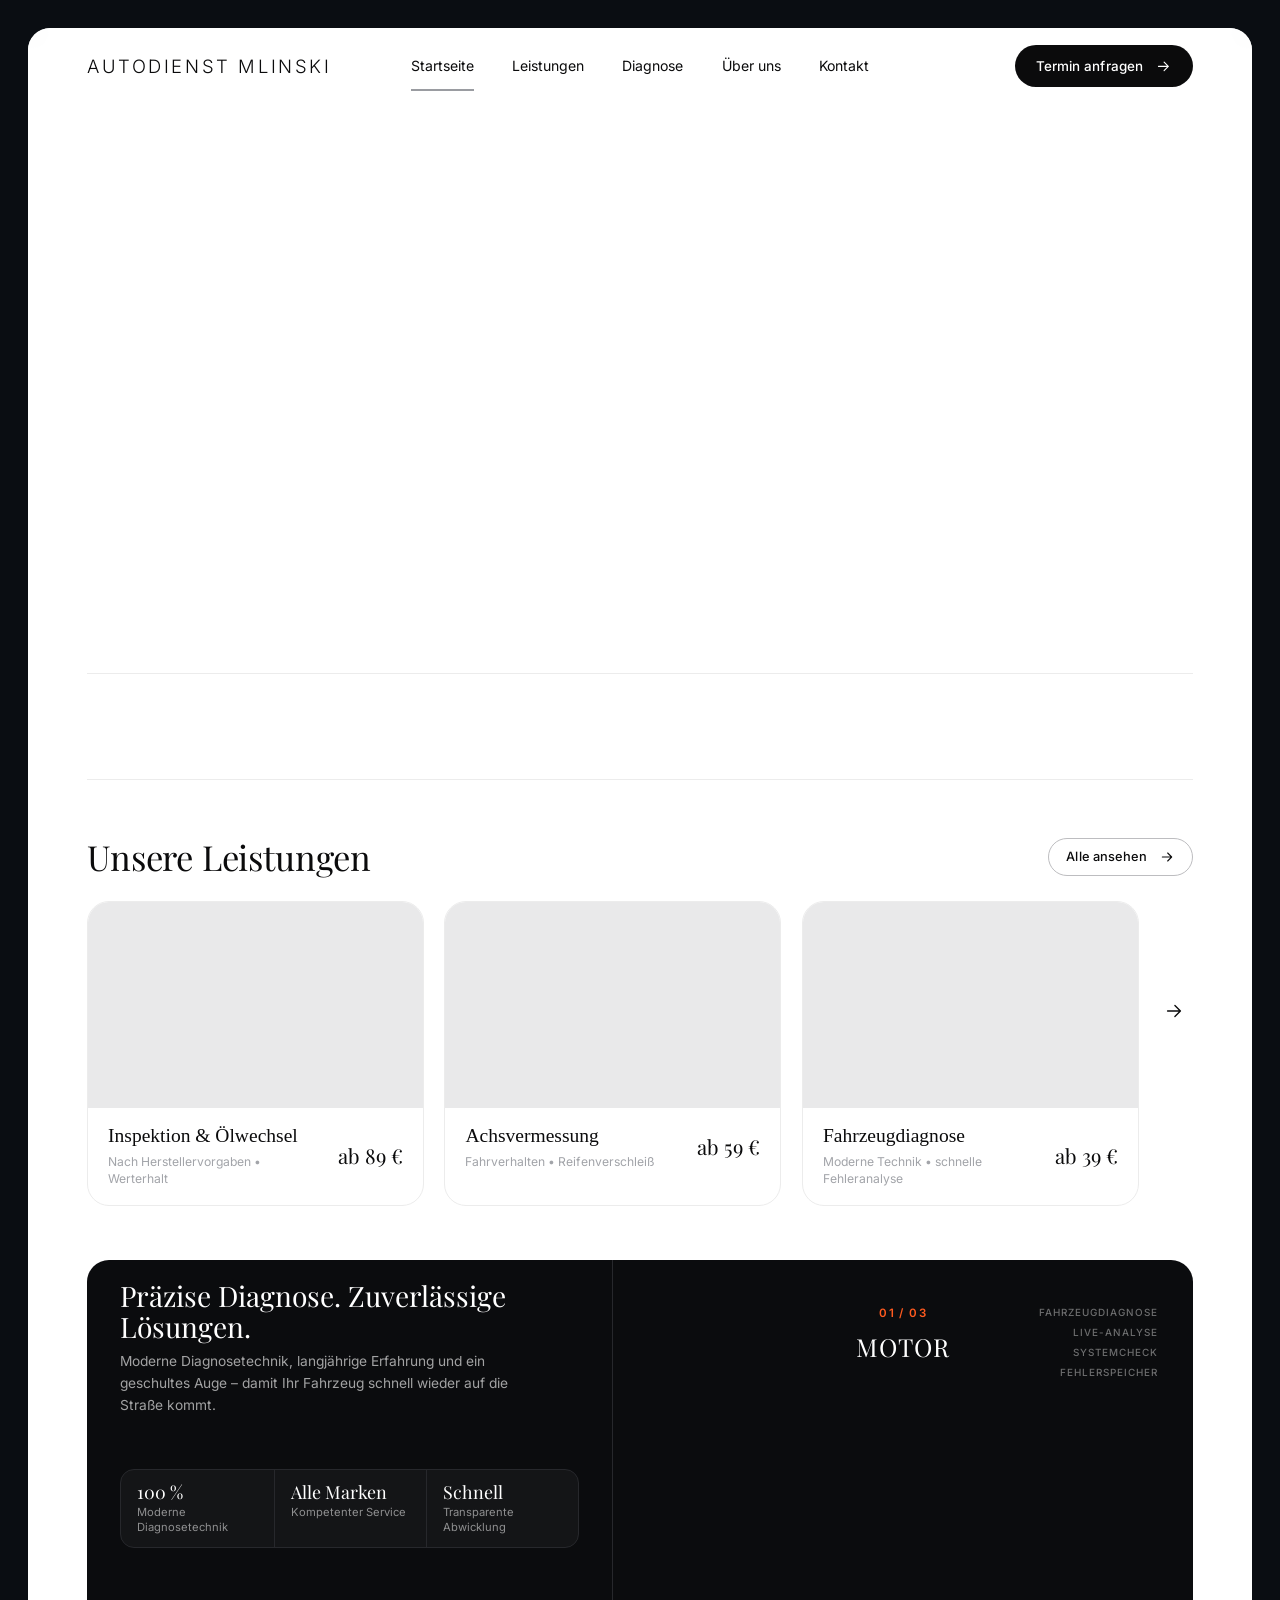
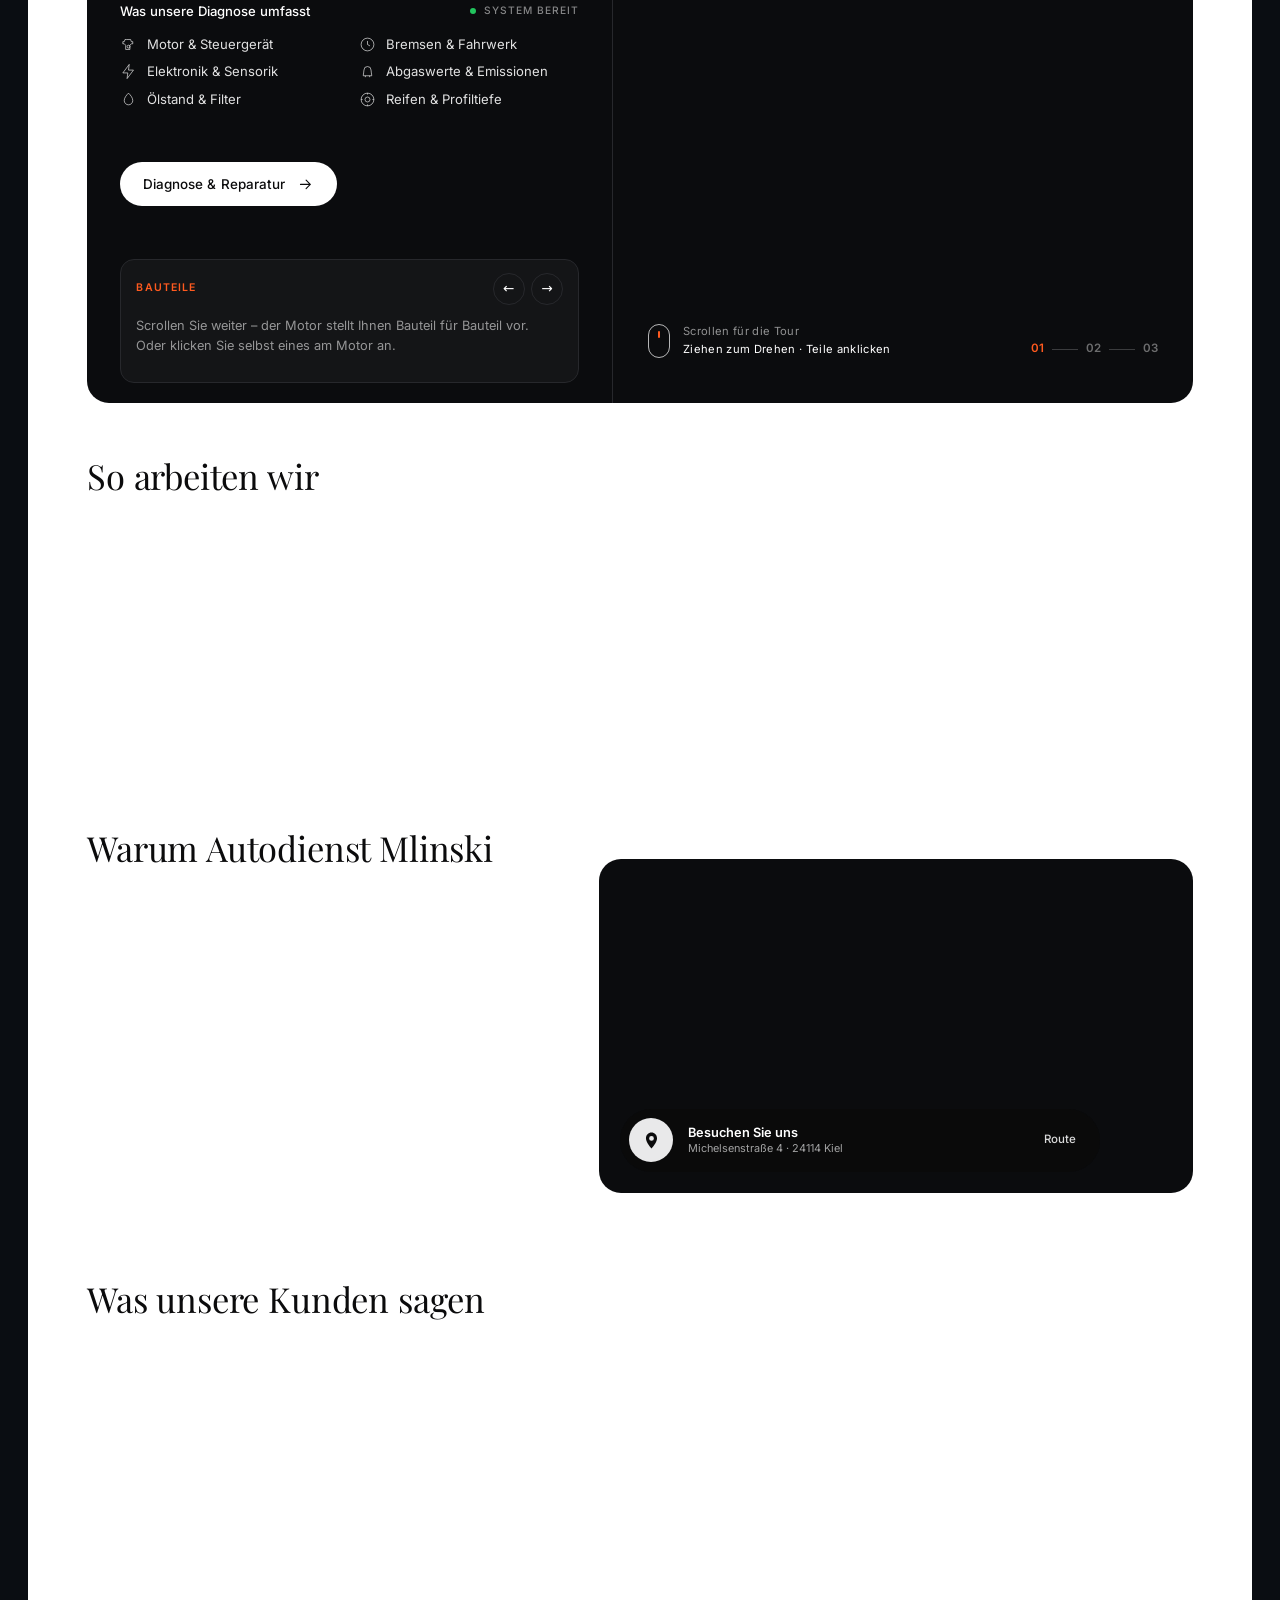
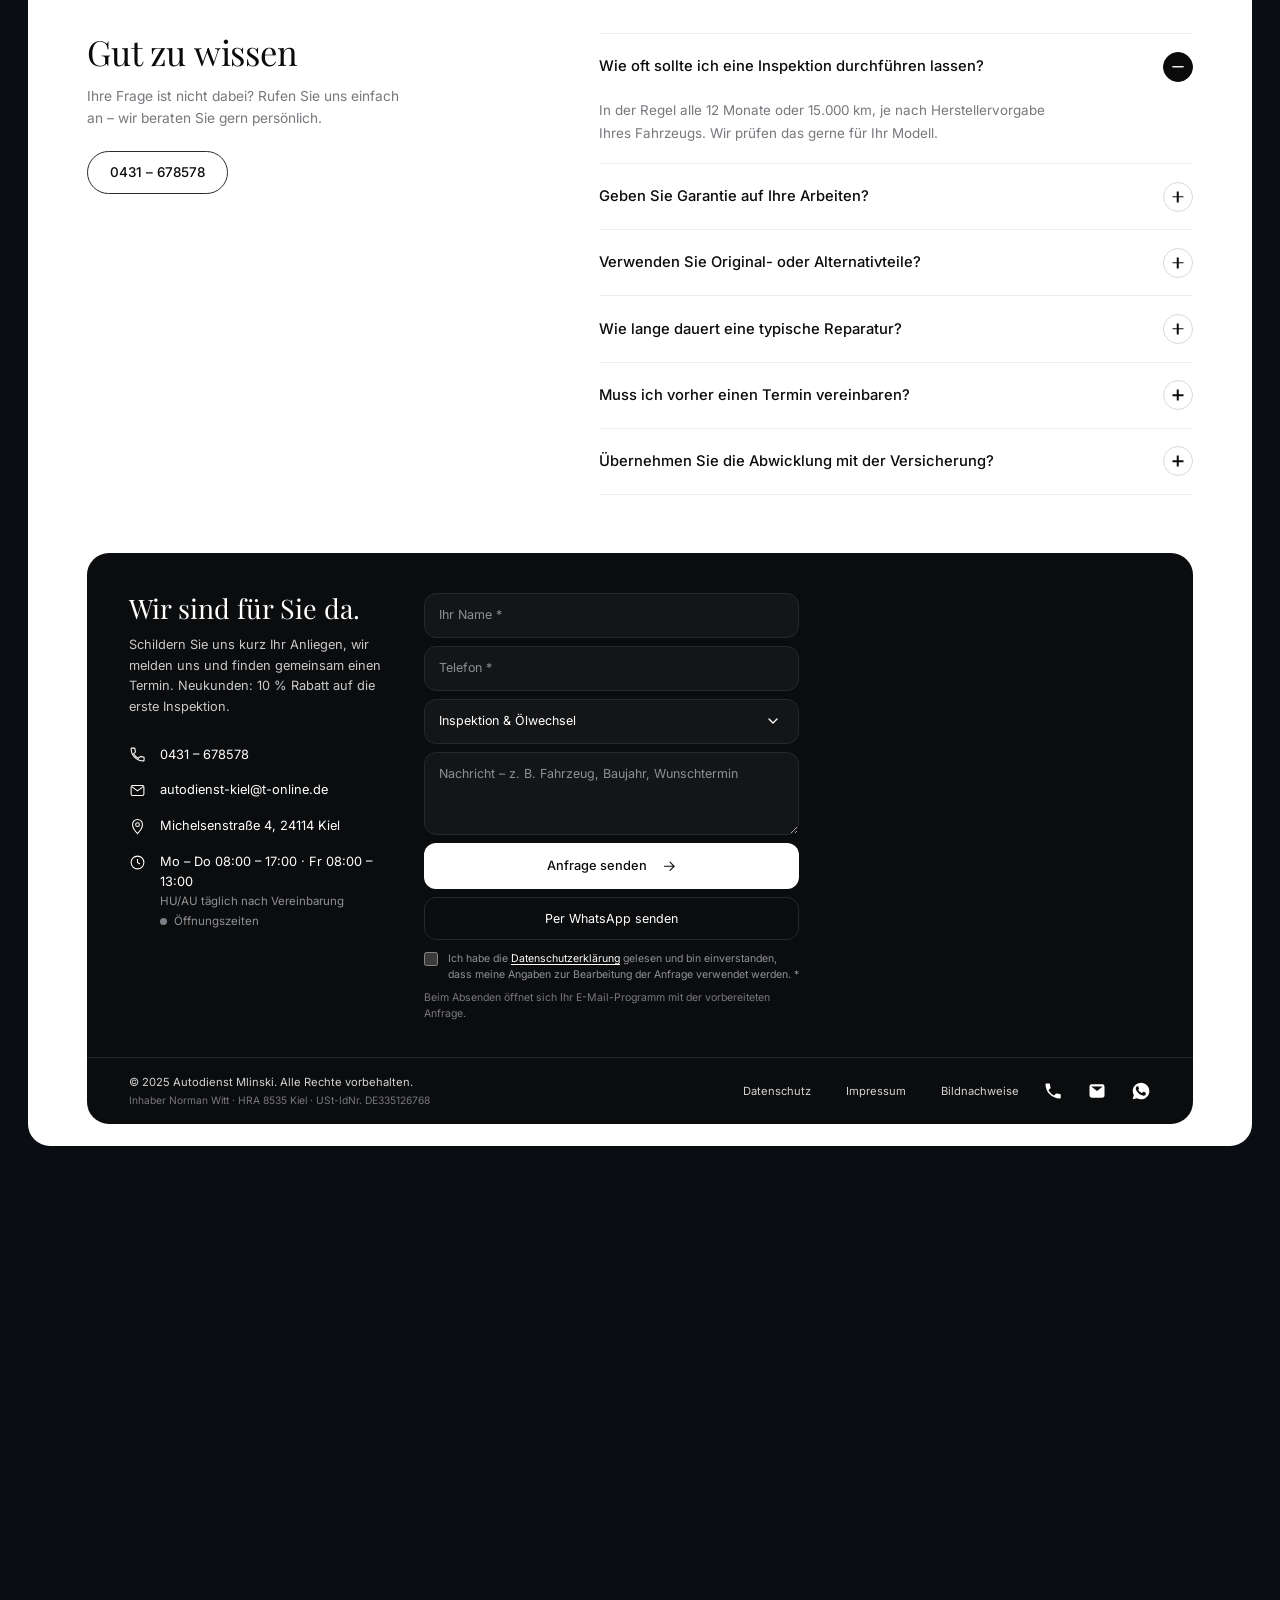
<file: index.html>
<!DOCTYPE html>
<html lang="de">
<head>
<meta charset="UTF-8">
<meta name="viewport" content="width=device-width, initial-scale=1.0">
<title>Autodienst Mlinski — Kfz-Werkstatt in Kiel</title>
<meta name="description" content="Autodienst Mlinski — kompetenter Kfz-Service in Kiel: Inspektion, Diagnose, Achsvermessung, Reifen, Klima und HU/AU für alle Marken. Persönlich, transparent, fair.">
<meta name="theme-color" content="#0a0d12">
<meta name="robots" content="index, follow">
<meta property="og:type" content="website">
<meta property="og:locale" content="de_DE">
<meta property="og:site_name" content="Autodienst Mlinski">
<meta property="og:title" content="Autodienst Mlinski — Kfz-Werkstatt in Kiel">
<meta property="og:description" content="Inspektion, Diagnose, Achsvermessung, Reifen, Klima und HU/AU — persönlich, transparent und fachgerecht. Für alle Marken.">
<meta property="og:image" content="assets/img/og.jpg">
<meta name="twitter:card" content="summary_large_image">
<link rel="icon" href="assets/favicon.svg" type="image/svg+xml">
<link rel="preload" href="assets/fonts/inter-var.woff2" as="font" type="font/woff2" crossorigin>
<link rel="preload" href="assets/fonts/playfair-400.woff2" as="font" type="font/woff2" crossorigin>
<link rel="preload" href="assets/img/hero.webp" as="image" fetchpriority="high">
<script>
  // content that animates in is only hidden while JS runs; if the app script never boots, show everything after 6 s
  document.documentElement.classList.add('js');
  setTimeout(function () { if (!window.__mlinskiReady) document.documentElement.classList.remove('js'); }, 6000);
</script>
<link rel="stylesheet" href="css/style.css">
<!-- Hours/address come from the contact card of the design — keep in sync with the visible contact block. -->
<script type="application/ld+json">
{
  "@context": "https://schema.org",
  "@type": "AutoRepair",
  "name": "Autodienst Mlinski",
  "description": "Kfz-Werkstatt in Kiel für alle Marken: Inspektion, Diagnose, Achsvermessung, Karosserie, Klimaservice, Reifenservice, Unfallservice und HU/AU.",
  "telephone": "+49 431 678578",
  "email": "autodienst-kiel@t-online.de",
  "address": {
    "@type": "PostalAddress",
    "streetAddress": "Michelsenstraße 4",
    "postalCode": "24114",
    "addressLocality": "Kiel",
    "addressCountry": "DE"
  },
  "openingHoursSpecification": [
    { "@type": "OpeningHoursSpecification", "dayOfWeek": ["Monday", "Tuesday", "Wednesday", "Thursday"], "opens": "08:00", "closes": "17:00" },
    { "@type": "OpeningHoursSpecification", "dayOfWeek": "Friday", "opens": "08:00", "closes": "13:00" }
  ]
}
</script>
</head>
<body>
<a class="skip-link" href="#main">Zum Inhalt springen</a>

<!-- Figures (25+ Jahre / 3.500+ Kunden / 7 Bereiche / 100 %) and "seit 1998" come from the client's old site — verify against real records before launch. -->

<!-- Sticky mobile CTA bar (phones only) — swap WHATSAPP_NUMBER in js/app.js for the workshop's real mobile/WhatsApp Business number
     (a landline like 0431-678578 won't receive WhatsApp messages); until then the WhatsApp button stays hidden. -->
<div class="mobile-cta">
  <a href="tel:0431678578" class="mobile-cta__btn mobile-cta__btn--call">
    <svg viewBox="0 0 24 24" fill="none" stroke="currentColor" stroke-width="1.8" aria-hidden="true"><path d="M6.6 10.8c1.4 2.8 3.8 5.1 6.6 6.6l2.2-2.2c.3-.3.7-.4 1.1-.2 1.2.4 2.5.6 3.8.6.6 0 1 .4 1 1V20c0 .6-.4 1-1 1C10.6 21 3 13.4 3 4c0-.6.4-1 1-1h3.4c.6 0 1 .4 1 1 0 1.3.2 2.6.6 3.8.1.4 0 .8-.2 1.1L6.6 10.8Z"/></svg>
    Anrufen
  </a>
  <a id="waMobileBtn" href="#" target="_blank" rel="noopener" class="mobile-cta__btn mobile-cta__btn--wa">
    <svg viewBox="0 0 24 24" fill="currentColor" aria-hidden="true"><path d="M12.04 2c-5.5 0-9.96 4.46-9.96 9.96 0 1.76.46 3.45 1.32 4.95L2 22l5.2-1.36a9.9 9.9 0 0 0 4.84 1.24h.01c5.5 0 9.96-4.46 9.96-9.96S17.54 2 12.04 2Zm5.84 14.1c-.25.7-1.24 1.28-2.02 1.44-.55.12-1.26.2-3.66-.79-3.07-1.27-5.05-4.36-5.2-4.56-.15-.2-1.24-1.65-1.24-3.15s.78-2.23 1.06-2.53c.25-.27.55-.34.73-.34h.53c.17 0 .4-.03.63.48.25.56.84 1.94.91 2.08.07.14.12.3.02.49-.1.19-.15.3-.3.46-.15.16-.31.37-.44.5-.15.14-.3.3-.13.6.17.3.76 1.26 1.64 2.04 1.13.99 2.08 1.3 2.38 1.45.3.15.48.13.65-.08.17-.2.73-.85.93-1.14.19-.3.39-.24.65-.14.27.1 1.7.8 1.99.94.3.15.48.22.55.34.07.13.07.71-.18 1.4Z"/></svg>
    WhatsApp
  </a>
</div>

<div class="page">

<header class="nav" id="nav">
  <div class="nav__row wrap">
    <a href="#hero" class="nav__logo" aria-label="Autodienst Mlinski — zum Seitenanfang">AUTODIENST MLINSKI</a>

    <nav class="nav__menu" id="navMenu" aria-label="Hauptnavigation">
      <a href="#hero" class="is-current">Startseite</a>
      <a href="#services">Leistungen</a>
      <a href="#diagnostics">Diagnose</a>
      <a href="#warum">Über uns</a>
      <a href="#termin">Kontakt</a>
    </nav>

    <a href="#termin" class="btn btn--dark nav__cta">Termin anfragen
      <svg class="btn__arrow" viewBox="0 0 24 24" fill="none" stroke="currentColor" stroke-width="1.6" stroke-linecap="round" stroke-linejoin="round" aria-hidden="true"><path d="M5 12h14M13 6l6 6-6 6"/></svg>
    </a>

    <button type="button" class="nav__burger" id="navBurger" aria-expanded="false" aria-controls="navMenu" aria-label="Menü öffnen">
      <span></span><span></span>
    </button>
  </div>
</header>

<main id="main">

  <!-- ============ HERO ============ -->
  <section id="hero" class="hero">
    <div class="wrap hero__grid">
      <div class="hero__copy">
        <h1 class="hero__title" data-intro>Ihr Partner für alle Marken.<br>Kompetenter <span class="nowrap">Kfz-Service</span> in&nbsp;Kiel.</h1>
        <p class="hero__text" data-intro>Inspektion, Reparatur, Diagnose und mehr – zuverlässig, fair und persönlich. Für Ihre Mobilität. Jeden Tag.</p>
        <div class="hero__actions" data-intro>
          <a href="#services" class="btn btn--dark">Leistungen ansehen
            <svg class="btn__arrow" viewBox="0 0 24 24" fill="none" stroke="currentColor" stroke-width="1.6" stroke-linecap="round" stroke-linejoin="round" aria-hidden="true"><path d="M5 12h14M13 6l6 6-6 6"/></svg>
          </a>
          <a href="#termin" class="btn btn--ghost">Beratung anfordern</a>
        </div>
      </div>

      <!-- the photo sits in a rounded frame, the car itself (hero-cut.webp, same pixels, background removed) is laid over it
           and may leave the frame on the left — as in the design render -->
      <div class="hero__media" data-intro>
        <div class="hero__frame">
          <img class="hero__img" src="assets/img/hero.webp" width="1600" height="1367" alt="Oldtimer mit geöffneter Motorhaube auf einem Montagewagen in der Werkstatt" fetchpriority="high">
        </div>
        <span class="hero__shadow" aria-hidden="true"></span>
        <img class="hero__cut" src="assets/img/hero-cut.webp" width="352" height="1367" alt="" aria-hidden="true">
      </div>
    </div>
  </section>

  <!-- ============ STATS ============ -->
  <section class="stats" aria-label="Autodienst Mlinski in Zahlen">
    <div class="wrap">
      <ul class="stats__row">
        <li class="stats__item reveal">
          <svg viewBox="0 0 24 24" fill="none" stroke="currentColor" stroke-width="1.2" stroke-linecap="round" stroke-linejoin="round" aria-hidden="true"><circle cx="12" cy="9" r="5"/><path d="m8.8 13.3-1.6 7.2 4.8-2.6 4.8 2.6-1.6-7.2"/></svg>
          <div><strong data-count="25" data-suffix="+">25+</strong><span>Jahre Erfahrung</span></div>
        </li>
        <li class="stats__item reveal">
          <svg viewBox="0 0 24 24" fill="none" stroke="currentColor" stroke-width="1.2" stroke-linecap="round" stroke-linejoin="round" aria-hidden="true"><circle cx="9" cy="8" r="3.2"/><path d="M2.5 20c.6-3.6 3.3-6 6.5-6s5.9 2.4 6.5 6M16 10.5c1.8.3 3.2 1.9 3.6 4M14.5 5c1.4.4 2.5 1.7 2.5 3.2 0 1.5-1 2.8-2.4 3.2"/></svg>
          <div><strong data-count="3500" data-suffix="+" data-format="de">3.500+</strong><span>zufriedene Kunden</span></div>
        </li>
        <li class="stats__item reveal">
          <svg viewBox="0 0 24 24" fill="none" stroke="currentColor" stroke-width="1.2" stroke-linecap="round" stroke-linejoin="round" aria-hidden="true"><path d="M3 16v-3.5L5.2 8h11.6L19 12.5V16"/><path d="M3 16h16M7 16v2M17 16v2"/><circle cx="7" cy="16" r="1.5"/><circle cx="17" cy="16" r="1.5"/></svg>
          <div><strong data-count="7" data-suffix="">7</strong><span>Service-Bereiche</span></div>
        </li>
        <li class="stats__item reveal">
          <svg viewBox="0 0 24 24" fill="none" stroke="currentColor" stroke-width="1.2" stroke-linecap="round" stroke-linejoin="round" aria-hidden="true"><path d="M12 2.5 4.5 5.4v5.8c0 4.7 3.2 8.6 7.5 10.3 4.3-1.7 7.5-5.6 7.5-10.3V5.4L12 2.5Z"/><path d="m9 12 2.2 2.2L15.5 10"/></svg>
          <div><strong data-count="100" data-suffix=" %">100 %</strong><span>Einsatz für Ihre Mobilität</span></div>
        </li>
      </ul>
    </div>
  </section>

  <!-- ============ SERVICES (card rail) ============ -->
  <section id="services" class="services">
    <div class="wrap">
      <div class="head">
        <h2 class="h2">Unsere Leistungen</h2>
        <button type="button" class="btn btn--ghost btn--sm" id="railAll" aria-expanded="false">Alle ansehen
          <svg class="btn__arrow" viewBox="0 0 24 24" fill="none" stroke="currentColor" stroke-width="1.6" stroke-linecap="round" stroke-linejoin="round" aria-hidden="true"><path d="M5 12h14M13 6l6 6-6 6"/></svg>
        </button>
      </div>

      <div class="rail" id="rail">
        <div class="rail__viewport" id="railViewport" role="region" aria-label="Leistungen" tabindex="0">
          <!-- Prices are examples — set the real ones before launch. Photos: see "Bildnachweise" in impressum.html. -->
          <ul class="rail__track" id="railTrack">
            <li class="svc"><a href="#termin" data-service="Inspektion &amp; Ölwechsel">
              <div class="svc__media"><img src="assets/img/svc-inspektion.webp" width="1200" height="800" loading="lazy" alt="Hand zieht den Ölmessstab im Motorraum"></div>
              <div class="svc__body"><div><h3>Inspektion &amp; Ölwechsel</h3><p>Nach Herstellervorgaben • Werterhalt</p></div><span class="svc__price">ab 89 €</span></div>
            </a></li>
            <li class="svc"><a href="#termin" data-service="Achsvermessung">
              <div class="svc__media"><img src="assets/img/svc-achse.webp" width="1200" height="800" loading="lazy" alt="Mechaniker spannt ein Federbein mit dem Federspanner"></div>
              <div class="svc__body"><div><h3>Achsvermessung</h3><p>Fahrverhalten • Reifenverschleiß</p></div><span class="svc__price">ab 59 €</span></div>
            </a></li>
            <li class="svc"><a href="#termin" data-service="Fahrzeugdiagnose">
              <div class="svc__media"><img src="assets/img/svc-diagnose.webp" width="1200" height="800" loading="lazy" alt="Techniker liest mit dem Laptop die Fahrzeugdiagnose aus"></div>
              <div class="svc__body"><div><h3>Fahrzeugdiagnose</h3><p>Moderne Technik • schnelle Fehleranalyse</p></div><span class="svc__price">ab 39 €</span></div>
            </a></li>
            <li class="svc"><a href="#termin" data-service="Karosseriearbeiten">
              <div class="svc__media"><img src="assets/img/svc-karosserie.webp" width="1200" height="800" loading="lazy" alt="Fahrzeug mit abgenommener Frontpartie in der Werkstatt"></div>
              <div class="svc__body"><div><h3>Karosseriearbeiten</h3><p>Instandsetzung • nach Herstellervorgaben</p></div><span class="svc__price">auf Anfrage</span></div>
            </a></li>
            <li class="svc"><a href="#termin" data-service="Klimaservice">
              <div class="svc__media"><img src="assets/img/svc-klima.webp" width="1200" height="800" loading="lazy" alt="Lüftungsdüse und Klimabedienung im Fahrzeuginnenraum"></div>
              <div class="svc__body"><div><h3>Klimaservice</h3><p>Angenehmes Fahrklima • Wartung</p></div><span class="svc__price">ab 69 €</span></div>
            </a></li>
            <li class="svc"><a href="#termin" data-service="Reifenservice">
              <div class="svc__media"><img src="assets/img/svc-reifen.webp" width="1200" height="800" loading="lazy" alt="Gestapelte Reifen und Rangierwagenheber in der Werkstatt"></div>
              <div class="svc__body"><div><h3>Reifenservice</h3><p>Montage • Wuchten • Einlagerung</p></div><span class="svc__price">ab 25 €</span></div>
            </a></li>
            <li class="svc"><a href="#termin" data-service="Unfallservice">
              <div class="svc__media"><img src="assets/img/svc-unfall.webp" width="1200" height="800" loading="lazy" alt="Unfallfahrzeug mit beschädigter Front wird instand gesetzt"></div>
              <div class="svc__body"><div><h3>Unfallservice</h3><p>Komplettabwicklung • unkompliziert</p></div><span class="svc__price">auf Anfrage</span></div>
            </a></li>
            <li class="svc"><a href="#termin" data-service="HU / AU">
              <div class="svc__media"><img src="assets/img/svc-hu.webp" width="1200" height="800" loading="lazy" alt="Orangefarbene Prüfplaketten der Hauptuntersuchung"></div>
              <div class="svc__body"><div><h3>HU / AU</h3><p>Hauptuntersuchung • Abgasuntersuchung</p></div><span class="svc__price">auf Anfrage</span></div>
            </a></li>
          </ul>
        </div>
        <button type="button" class="rail__arrow" id="railNext" aria-label="Weitere Leistungen">
          <svg viewBox="0 0 24 24" fill="none" stroke="currentColor" stroke-width="1.5" stroke-linecap="round" stroke-linejoin="round" aria-hidden="true"><path d="M5 12h14M13 6l6 6-6 6"/></svg>
        </button>
      </div>
    </div>
  </section>

  <!-- ============ DIAGNOSTICS (dark card, pinned while the 3D engine tours its 17 parts) ============ -->
  <section id="diagnostics" class="diagnostics">
    <div class="wrap">
      <div class="engine-card" id="engineCard">
        <div class="engine-card__info">
          <div class="diag__intro">
            <h2 class="diagnostics__title">Präzise Diagnose. Zuverlässige Lösungen.</h2>
            <p class="diagnostics__text">Moderne Diagnosetechnik, langjährige Erfahrung und ein geschultes Auge – damit Ihr Fahrzeug schnell wieder auf die Straße kommt.</p>
          </div>

          <div class="diagnostics__metrics">
            <div class="metric"><strong>100&nbsp;%</strong><span>Moderne Diagnosetechnik</span></div>
            <div class="metric"><strong>Alle Marken</strong><span>Kompetenter Service</span></div>
            <div class="metric"><strong>Schnell</strong><span>Transparente Abwicklung</span></div>
          </div>

          <div class="diag__checklist">
            <div class="diag__checklist-title"><span>Was unsere Diagnose umfasst</span><span class="diag__status"><span class="diag__status-dot"></span>System bereit</span></div>
            <ul>
              <li><svg viewBox="0 0 24 24" fill="none" stroke="currentColor" stroke-width="1.4" aria-hidden="true"><path d="M9 5h6l1 3h2v3h-2l-2 2v6H8v-6l-2-2H4V8h2l1-3Z"/><circle cx="12" cy="15" r="2"/></svg><span>Motor &amp; Steuergerät</span></li>
              <li><svg viewBox="0 0 24 24" fill="none" stroke="currentColor" stroke-width="1.4" aria-hidden="true"><circle cx="12" cy="12" r="9"/><path d="M12 7v5l3.5 2"/></svg><span>Bremsen &amp; Fahrwerk</span></li>
              <li><svg viewBox="0 0 24 24" fill="none" stroke="currentColor" stroke-width="1.4" aria-hidden="true"><path d="M13 2 4 14h7l-1 8 9-12h-7l1-8Z"/></svg><span>Elektronik &amp; Sensorik</span></li>
              <li><svg viewBox="0 0 24 24" fill="none" stroke="currentColor" stroke-width="1.4" aria-hidden="true"><path d="M6 18c0-3 1-5 1-8a5 5 0 0 1 10 0c0 3 1 5 1 8"/><path d="M6 18h12M9 18v2M15 18v2"/></svg><span>Abgaswerte &amp; Emissionen</span></li>
              <li><svg viewBox="0 0 24 24" fill="none" stroke="currentColor" stroke-width="1.4" aria-hidden="true"><path d="M12 3c3 3 6 6.5 6 10.5a6 6 0 0 1-12 0C6 9.5 9 6 12 3Z"/></svg><span>Ölstand &amp; Filter</span></li>
              <li><svg viewBox="0 0 24 24" fill="none" stroke="currentColor" stroke-width="1.4" aria-hidden="true"><circle cx="12" cy="12" r="9"/><circle cx="12" cy="12" r="3.5"/><path d="M12 3v2M12 19v2M21 12h-2M5 12H3"/></svg><span>Reifen &amp; Profiltiefe</span></li>
            </ul>
          </div>

          <a href="#termin" class="btn btn--light diag__cta" data-service="Fahrzeugdiagnose">Diagnose &amp; Reparatur
            <svg class="btn__arrow" viewBox="0 0 24 24" fill="none" stroke="currentColor" stroke-width="1.6" stroke-linecap="round" stroke-linejoin="round" aria-hidden="true"><path d="M5 12h14M13 6l6 6-6 6"/></svg>
          </a>

          <div class="part-info" id="partInfo" aria-live="polite">
            <div class="part-info__top">
              <span class="part-info__idx" id="partInfoIdx">Bauteile</span>
              <div class="part-info__nav">
                <button type="button" id="partPrev" aria-label="Vorheriges Bauteil">←</button>
                <button type="button" id="partNext" aria-label="Nächstes Bauteil">→</button>
              </div>
            </div>
            <div class="part-info__empty">
              <p>Scrollen Sie weiter – der Motor stellt Ihnen Bauteil für Bauteil vor. Oder klicken Sie selbst eines am Motor an.</p>
            </div>
            <div class="part-info__detail">
              <h3 class="part-info__name" id="partInfoName">—</h3>
              <p class="part-info__desc" id="partInfoDesc"></p>
            </div>
            <div class="part-info__dots" id="partInfoDots" role="group" aria-label="Alle Bauteile"></div>
          </div>
        </div>

        <div class="diagnostics__dark">
          <div class="diagnostics__pin">
            <div class="diag__header">
              <span class="diag__stage-num"><em id="stageCurrent">01</em> / 03</span>
              <span class="diag__stage-name" id="stageName">MOTOR</span>
            </div>
            <div class="diag__readout">
              <span>FAHRZEUGDIAGNOSE</span>
              <span>LIVE-ANALYSE</span>
              <span>SYSTEMCHECK</span>
              <span>FEHLERSPEICHER</span>
            </div>

            <div class="engine-stage" id="engine3d" role="img" aria-label="3D-Modell eines Motors, das sich beim Scrollen dreht"></div>

            <div class="leader leader--1">
              <span class="leader__line"></span>
              <span class="leader__label"><strong>LEISTUNG</strong><em>Analysieren</em></span>
            </div>
            <div class="leader leader--2">
              <span class="leader__line"></span>
              <span class="leader__label"><strong>SENSORIK</strong><em>Prüfen</em></span>
            </div>
            <div class="leader leader--3">
              <span class="leader__line"></span>
              <span class="leader__label"><strong>SYSTEME</strong><em>Optimieren</em></span>
            </div>

            <div class="diag__hint">
              <span class="diag__mouse"><i></i></span>
              <span>Scrollen für die Tour<br><em>Ziehen zum Drehen · Teile anklicken</em></span>
            </div>
            <div class="diag__stages">
              <span class="diag__stage-dot is-active" data-stage="1">01</span>
              <span class="diag__stage-line"><i id="stageProgress"></i></span>
              <span class="diag__stage-dot" data-stage="2">02</span>
              <span class="diag__stage-line"><i></i></span>
              <span class="diag__stage-dot" data-stage="3">03</span>
            </div>
          </div>
        </div>
      </div>
    </div>
  </section>

  <!-- ============ ABLAUF — four icon cards ============ -->
  <section id="ablauf" class="ablauf">
    <div class="wrap">
      <div class="head"><h2 class="h2">So arbeiten wir</h2></div>
      <ol class="steps">
        <li class="step reveal">
          <span class="step__icon"><svg viewBox="0 0 24 24" fill="none" stroke="currentColor" stroke-width="1.3" stroke-linecap="round" stroke-linejoin="round" aria-hidden="true"><path d="M6.6 10.8c1.4 2.8 3.8 5.1 6.6 6.6l2.2-2.2c.3-.3.7-.4 1.1-.2 1.2.4 2.5.6 3.8.6.6 0 1 .4 1 1V20c0 .6-.4 1-1 1C10.6 21 3 13.4 3 4c0-.6.4-1 1-1h3.4c.6 0 1 .4 1 1 0 1.3.2 2.6.6 3.8.1.4 0 .8-.2 1.1L6.6 10.8Z"/></svg></span>
          <h3>Kontakt aufnehmen</h3>
          <p>Anrufen, schreiben oder Termin online anfragen – Sie schildern kurz Ihr Anliegen.</p>
          <svg class="step__arrow" viewBox="0 0 24 24" fill="none" stroke="currentColor" stroke-width="1.5" stroke-linecap="round" stroke-linejoin="round" aria-hidden="true"><path d="M5 12h14M13 6l6 6-6 6"/></svg>
        </li>
        <li class="step reveal">
          <span class="step__icon"><svg viewBox="0 0 24 24" fill="none" stroke="currentColor" stroke-width="1.3" stroke-linecap="round" stroke-linejoin="round" aria-hidden="true"><rect x="3" y="5" width="14" height="10" rx="1.5"/><path d="M8 19h6M10 15v4M14 8h3M14 11h3"/></svg></span>
          <h3>Diagnose &amp; Kostenvoranschlag</h3>
          <p>Wir prüfen Ihr Fahrzeug und nennen die Kosten, bevor wir starten.</p>
          <svg class="step__arrow" viewBox="0 0 24 24" fill="none" stroke="currentColor" stroke-width="1.5" stroke-linecap="round" stroke-linejoin="round" aria-hidden="true"><path d="M5 12h14M13 6l6 6-6 6"/></svg>
        </li>
        <li class="step reveal">
          <span class="step__icon"><svg viewBox="0 0 24 24" fill="none" stroke="currentColor" stroke-width="1.3" stroke-linecap="round" stroke-linejoin="round" aria-hidden="true"><path d="M14.7 6.3a4 4 0 0 1-5.4 5.4L4 17l3 3 5.3-5.3a4 4 0 0 1 5.4-5.4L21 6l-3-3-3.3 3.3Z"/></svg></span>
          <h3>Fachgerechte Reparatur</h3>
          <p>Ausführung mit Qualitätsteilen – transparent und termingerecht.</p>
          <svg class="step__arrow" viewBox="0 0 24 24" fill="none" stroke="currentColor" stroke-width="1.5" stroke-linecap="round" stroke-linejoin="round" aria-hidden="true"><path d="M5 12h14M13 6l6 6-6 6"/></svg>
        </li>
        <li class="step reveal">
          <span class="step__icon"><svg viewBox="0 0 24 24" fill="none" stroke="currentColor" stroke-width="1.3" stroke-linecap="round" stroke-linejoin="round" aria-hidden="true"><path d="M12 2.5 4.5 5.4v5.8c0 4.7 3.2 8.6 7.5 10.3 4.3-1.7 7.5-5.6 7.5-10.3V5.4L12 2.5Z"/></svg></span>
          <h3>Abholung &amp; Übergabe</h3>
          <p>Klare Rechnung, kurze Erklärung – und Sie sind wieder mobil.</p>
          <svg class="step__arrow" viewBox="0 0 24 24" fill="none" stroke="currentColor" stroke-width="1.5" stroke-linecap="round" stroke-linejoin="round" aria-hidden="true"><path d="M5 12h14M13 6l6 6-6 6"/></svg>
        </li>
      </ol>
    </div>
  </section>

  <!-- ============ WARUM MLINSKI ============ -->
  <section id="warum" class="warum">
    <div class="wrap warum__grid">
      <div class="warum__copy">
        <h2 class="h2">Warum Autodienst Mlinski</h2>
        <ul class="feature-list">
          <li class="reveal">
            <span class="feature__icon"><svg viewBox="0 0 24 24" fill="none" stroke="currentColor" stroke-width="1.3" stroke-linecap="round" stroke-linejoin="round" aria-hidden="true"><circle cx="12" cy="12" r="3"/><path d="M12 2v3M12 19v3M2 12h3M19 12h3M4.9 4.9 7 7M17 17l2.1 2.1M19.1 4.9 17 7M7 17l-2.1 2.1"/></svg></span>
            <div><h3>Moderne Technik</h3><p>Herstellerübergreifende Diagnosetechnik für alle Marken.</p></div>
          </li>
          <li class="reveal">
            <span class="feature__icon"><svg viewBox="0 0 24 24" fill="none" stroke="currentColor" stroke-width="1.3" stroke-linecap="round" stroke-linejoin="round" aria-hidden="true"><path d="M12 2.5 4.5 5.4v5.8c0 4.7 3.2 8.6 7.5 10.3 4.3-1.7 7.5-5.6 7.5-10.3V5.4L12 2.5Z"/><path d="m9 12 2.2 2.2L15.5 10"/></svg></span>
            <div><h3>Transparente Abwicklung</h3><p>Ehrliche Beratung und faire Preise – Kosten vorab, keine Überraschungen.</p></div>
          </li>
          <li class="reveal">
            <span class="feature__icon"><svg viewBox="0 0 24 24" fill="none" stroke="currentColor" stroke-width="1.3" stroke-linecap="round" stroke-linejoin="round" aria-hidden="true"><path d="M4 14v-2a8 8 0 0 1 16 0v2"/><rect x="3" y="14" width="4" height="6" rx="1.5"/><rect x="17" y="14" width="4" height="6" rx="1.5"/></svg></span>
            <div><h3>Erfahrenes Team</h3><p>Kompetenz und Leidenschaft seit 1998 – mit persönlichem Ansprechpartner.</p></div>
          </li>
          <!-- Confirm the real warranty terms with the owner before launch. -->
          <li class="reveal">
            <span class="feature__icon"><svg viewBox="0 0 24 24" fill="none" stroke="currentColor" stroke-width="1.3" stroke-linecap="round" stroke-linejoin="round" aria-hidden="true"><path d="m12 3 2.6 5.5 6 .8-4.4 4.2 1.1 6-5.3-2.9L6.7 19.5l1.1-6L3.4 9.3l6-.8L12 3Z"/></svg></span>
            <div><h3>12 Monate Garantie</h3><p>Auf alle durchgeführten Reparaturen.</p></div>
          </li>
        </ul>
      </div>

      <figure class="warum__media">
        <img src="assets/img/werkstatt.webp" width="1800" height="1200" loading="lazy" alt="Werkstatt mit Hebezeug und einem Fahrzeug mit geöffneter Motorhaube">
        <a class="warum__chip" href="https://www.google.com/maps/search/?api=1&amp;query=Michelsenstra%C3%9Fe%204%2C%2024114%20Kiel" target="_blank" rel="noopener" aria-label="Besuchen Sie uns: Michelsenstraße 4, Kiel – Route in Google Maps öffnen (externe Seite)">
          <span class="warum__chip-icon"><svg viewBox="0 0 24 24" fill="currentColor" aria-hidden="true"><path d="M12 22s7-7.4 7-12.6C19 5.3 15.9 2 12 2S5 5.3 5 9.4C5 14.6 12 22 12 22Zm0-9.6a3 3 0 1 1 0-6 3 3 0 0 1 0 6Z"/></svg></span>
          <span class="warum__chip-text"><strong>Besuchen Sie uns</strong><small>Michelsenstraße 4 · 24114 Kiel</small></span>
          <span class="warum__chip-time">Route</span>
        </a>
      </figure>
    </div>
  </section>

  <!-- ============ TESTIMONIALS ============ -->
  <!-- Placeholder reviews — replace with real customer quotes (with permission) before launch. -->
  <section id="testimonials" class="testimonials">
    <div class="wrap">
      <div class="head"><h2 class="h2">Was unsere Kunden sagen</h2></div>
      <div class="testimonials__grid">
        <article class="testi reveal">
          <div class="testi__stars" aria-label="5 von 5 Sternen">★★★★★</div>
          <p class="testi__quote">„Schnelle Diagnose, faire Preise. Mein Kombi läuft wieder wie neu.“</p>
          <div class="testi__by"><strong>M. Petersen</strong><span>VW Passat</span></div>
        </article>
        <article class="testi reveal">
          <div class="testi__stars" aria-label="5 von 5 Sternen">★★★★★</div>
          <p class="testi__quote">„Seit Jahren meine Werkstatt in Kiel. Immer ehrlich beraten, nie abgezockt.“</p>
          <div class="testi__by"><strong>S. Jansen</strong><span>BMW 3er</span></div>
        </article>
        <article class="testi reveal">
          <div class="testi__stars" aria-label="5 von 5 Sternen">★★★★★</div>
          <p class="testi__quote">„Unfallschaden professionell behoben, alles direkt mit der Versicherung geklärt.“</p>
          <div class="testi__by"><strong>T. Krüger</strong><span>Audi A4</span></div>
        </article>
      </div>
    </div>
  </section>

  <!-- ============ FAQ ============ -->
  <section id="faq" class="faq">
    <div class="wrap faq__grid">
      <div class="faq__head">
        <h2 class="h2">Gut zu wissen</h2>
        <p class="faq__lead">Ihre Frage ist nicht dabei? Rufen Sie uns einfach an – wir beraten Sie gern persönlich.</p>
        <a href="tel:0431678578" class="btn btn--ghost">0431 – 678578</a>
      </div>
      <div class="faq__list">
        <details class="faq__item" open>
          <summary>Wie oft sollte ich eine Inspektion durchführen lassen?<span class="faq__toggle" aria-hidden="true"></span></summary>
          <p>In der Regel alle 12 Monate oder 15.000 km, je nach Herstellervorgabe Ihres Fahrzeugs. Wir prüfen das gerne für Ihr Modell.</p>
        </details>
        <details class="faq__item">
          <summary>Geben Sie Garantie auf Ihre Arbeiten?<span class="faq__toggle" aria-hidden="true"></span></summary>
          <p>Ja, wir geben 12 Monate Garantie auf alle bei uns durchgeführten Reparaturen.</p>
        </details>
        <details class="faq__item">
          <summary>Verwenden Sie Original- oder Alternativteile?<span class="faq__toggle" aria-hidden="true"></span></summary>
          <p>Nach Wunsch: Originalteile oder geprüfte Markenersatzteile. Wir beraten Sie transparent zu Preis und Qualität.</p>
        </details>
        <details class="faq__item">
          <summary>Wie lange dauert eine typische Reparatur?<span class="faq__toggle" aria-hidden="true"></span></summary>
          <p>Je nach Umfang von wenigen Stunden bis zu 2–3 Werktagen. Wir informieren Sie vorab über die voraussichtliche Dauer.</p>
        </details>
        <details class="faq__item">
          <summary>Muss ich vorher einen Termin vereinbaren?<span class="faq__toggle" aria-hidden="true"></span></summary>
          <p>Für Reparaturen und Diagnosen empfehlen wir einen Termin. Für kleinere Anliegen sind Sie auch spontan willkommen.</p>
        </details>
        <details class="faq__item">
          <summary>Übernehmen Sie die Abwicklung mit der Versicherung?<span class="faq__toggle" aria-hidden="true"></span></summary>
          <p>Ja, bei Unfallschäden übernehmen wir auf Wunsch die komplette Kommunikation mit Ihrer Versicherung.</p>
        </details>
      </div>
    </div>
  </section>

  <!-- ============ KONTAKT (dark card with form, photo and legal bar) ============ -->
  <section id="termin" class="contact-section">
    <div class="wrap">
      <div class="contact" id="contact">
        <div class="contact__info">
          <h2 class="contact__title">Wir sind für Sie da.</h2>
          <!-- Placeholder offer — confirm the real terms/percentage with the owner before launch. -->
          <p class="contact__lead">Schildern Sie uns kurz Ihr Anliegen, wir melden uns und finden gemeinsam einen Termin. Neukunden: 10&nbsp;% Rabatt auf die erste Inspektion.</p>
          <ul class="contact__rows">
            <li>
              <svg viewBox="0 0 24 24" fill="none" stroke="currentColor" stroke-width="1.5" aria-hidden="true"><path d="M6.6 10.8c1.4 2.8 3.8 5.1 6.6 6.6l2.2-2.2c.3-.3.7-.4 1.1-.2 1.2.4 2.5.6 3.8.6.6 0 1 .4 1 1V20c0 .6-.4 1-1 1C10.6 21 3 13.4 3 4c0-.6.4-1 1-1h3.4c.6 0 1 .4 1 1 0 1.3.2 2.6.6 3.8.1.4 0 .8-.2 1.1L6.6 10.8Z"/></svg>
              <a href="tel:0431678578">0431 – 678578</a>
            </li>
            <li>
              <svg viewBox="0 0 24 24" fill="none" stroke="currentColor" stroke-width="1.5" aria-hidden="true"><rect x="3" y="5" width="18" height="14" rx="2"/><path d="m4 6.5 8 6 8-6"/></svg>
              <a href="mailto:autodienst-kiel@t-online.de">autodienst-kiel@t-online.de</a>
            </li>
            <li>
              <svg viewBox="0 0 24 24" fill="none" stroke="currentColor" stroke-width="1.5" aria-hidden="true"><path d="M12 22s7-7.4 7-12.6C19 5.3 15.9 2 12 2S5 5.3 5 9.4C5 14.6 12 22 12 22Z"/><circle cx="12" cy="9.4" r="2.6"/></svg>
              <span>Michelsenstraße 4, 24114 Kiel</span>
            </li>
            <li>
              <svg viewBox="0 0 24 24" fill="none" stroke="currentColor" stroke-width="1.5" aria-hidden="true"><circle cx="12" cy="12" r="9"/><path d="M12 7v5l3.5 2"/></svg>
              <span>Mo – Do 08:00 – 17:00 · Fr 08:00 – 13:00<small>HU/AU täglich nach Vereinbarung</small><small class="open-status" id="openStatus"><i class="status-dot" aria-hidden="true"></i><span id="openStatusMain">Öffnungszeiten</span> <span id="openStatusSub"></span></small></span>
            </li>
          </ul>
        </div>

        <form class="contact__form" id="terminForm" novalidate>
          <label class="sr-only" for="tfName">Name</label>
          <input id="tfName" name="name" type="text" autocomplete="name" placeholder="Ihr Name *" required>
          <label class="sr-only" for="tfPhone">Telefon</label>
          <input id="tfPhone" name="phone" type="tel" autocomplete="tel" inputmode="tel" placeholder="Telefon *" required>
          <label class="sr-only" for="tfService">Anliegen</label>
          <select id="tfService" name="service">
            <option>Inspektion &amp; Ölwechsel</option>
            <option>Fahrzeugdiagnose</option>
            <option>Achsvermessung</option>
            <option>Karosseriearbeiten</option>
            <option>Klimaservice</option>
            <option>Reifenservice</option>
            <option>Unfallservice</option>
            <option>HU / AU</option>
            <option>Sonstiges</option>
          </select>
          <label class="sr-only" for="tfMsg">Nachricht</label>
          <textarea id="tfMsg" name="msg" rows="3" placeholder="Nachricht – z. B. Fahrzeug, Baujahr, Wunschtermin"></textarea>
          <button type="submit" class="contact__submit">Anfrage senden
            <svg class="btn__arrow" viewBox="0 0 24 24" fill="none" stroke="currentColor" stroke-width="1.6" stroke-linecap="round" stroke-linejoin="round" aria-hidden="true"><path d="M5 12h14M13 6l6 6-6 6"/></svg>
          </button>
          <button type="button" class="contact__wa" id="tfWhatsApp">Per WhatsApp senden</button>
          <label class="consent">
            <input type="checkbox" id="tfConsent" required>
            <span>Ich habe die <a href="datenschutz.html">Datenschutzerklärung</a> gelesen und bin einverstanden, dass meine Angaben zur Bearbeitung der Anfrage verwendet werden. *</span>
          </label>
          <p class="contact__note" id="tfNote" role="status">Beim Absenden öffnet sich Ihr E-Mail-Programm mit der vorbereiteten Anfrage.</p>
        </form>

        <div class="contact__photo" aria-hidden="true">
          <img src="assets/img/kontakt.webp" width="1600" height="1100" loading="lazy" alt="">
        </div>

        <div class="contact__bar">
          <p class="contact__legal">© <span id="year">2025</span> Autodienst Mlinski. Alle Rechte vorbehalten.<small>Inhaber Norman Witt · HRA 8535 Kiel · USt-IdNr. DE335126768</small></p>
          <nav class="contact__links" aria-label="Rechtliches">
            <a href="datenschutz.html">Datenschutz</a>
            <a href="impressum.html">Impressum</a>
            <a href="impressum.html#bildnachweise">Bildnachweise</a>
          </nav>
          <!-- Social links: add the workshop's real Facebook/Instagram URLs here as extra icons; until then the icons below are the real contact channels. -->
          <div class="contact__icons">
            <a href="tel:0431678578" aria-label="Anrufen"><svg viewBox="0 0 24 24" fill="currentColor" aria-hidden="true"><path d="M6.6 10.8c1.4 2.8 3.8 5.1 6.6 6.6l2.2-2.2c.3-.3.7-.4 1.1-.2 1.2.4 2.5.6 3.8.6.6 0 1 .4 1 1V20c0 .6-.4 1-1 1C10.6 21 3 13.4 3 4c0-.6.4-1 1-1h3.4c.6 0 1 .4 1 1 0 1.3.2 2.6.6 3.8.1.4 0 .8-.2 1.1L6.6 10.8Z"/></svg></a>
            <a href="mailto:autodienst-kiel@t-online.de" aria-label="E-Mail schreiben"><svg viewBox="0 0 24 24" fill="currentColor" aria-hidden="true"><path d="M3 6.5A2.5 2.5 0 0 1 5.5 4h13A2.5 2.5 0 0 1 21 6.5v11a2.5 2.5 0 0 1-2.5 2.5h-13A2.5 2.5 0 0 1 3 17.5v-11Zm2.1.1 6.9 5.3 6.9-5.3H5.1Z"/></svg></a>
            <a href="#" id="waFloatBtn" target="_blank" rel="noopener" aria-label="WhatsApp schreiben" class="contact__wa-icon"><svg viewBox="0 0 24 24" fill="currentColor" aria-hidden="true"><path d="M12.04 2c-5.5 0-9.96 4.46-9.96 9.96 0 1.76.46 3.45 1.32 4.95L2 22l5.2-1.36a9.9 9.9 0 0 0 4.84 1.24h.01c5.5 0 9.96-4.46 9.96-9.96S17.54 2 12.04 2Zm5.84 14.1c-.25.7-1.24 1.28-2.02 1.44-.55.12-1.26.2-3.66-.79-3.07-1.27-5.05-4.36-5.2-4.56-.15-.2-1.24-1.65-1.24-3.15s.78-2.23 1.06-2.53c.25-.27.55-.34.73-.34h.53c.17 0 .4-.03.63.48.25.56.84 1.94.91 2.08.07.14.12.3.02.49-.1.19-.15.3-.3.46-.15.16-.31.37-.44.5-.15.14-.3.3-.13.6.17.3.76 1.26 1.64 2.04 1.13.99 2.08 1.3 2.38 1.45.3.15.48.13.65-.08.17-.2.73-.85.93-1.14.19-.3.39-.24.65-.14.27.1 1.7.8 1.99.94.3.15.48.22.55.34.07.13.07.71-.18 1.4Z"/></svg></a>
          </div>
        </div>
      </div>
    </div>
  </section>

</main>
</div><!-- /.page -->

<script src="vendor/gsap.min.js"></script>
<script src="vendor/ScrollTrigger.min.js"></script>
<script src="vendor/lenis.min.js"></script>
<script type="importmap">
{
  "imports": {
    "three": "./vendor/three.module.js",
    "three/addons/": "./vendor/"
  }
}
</script>
<script type="module" src="js/app.js"></script>
</body>
</html>
</file>
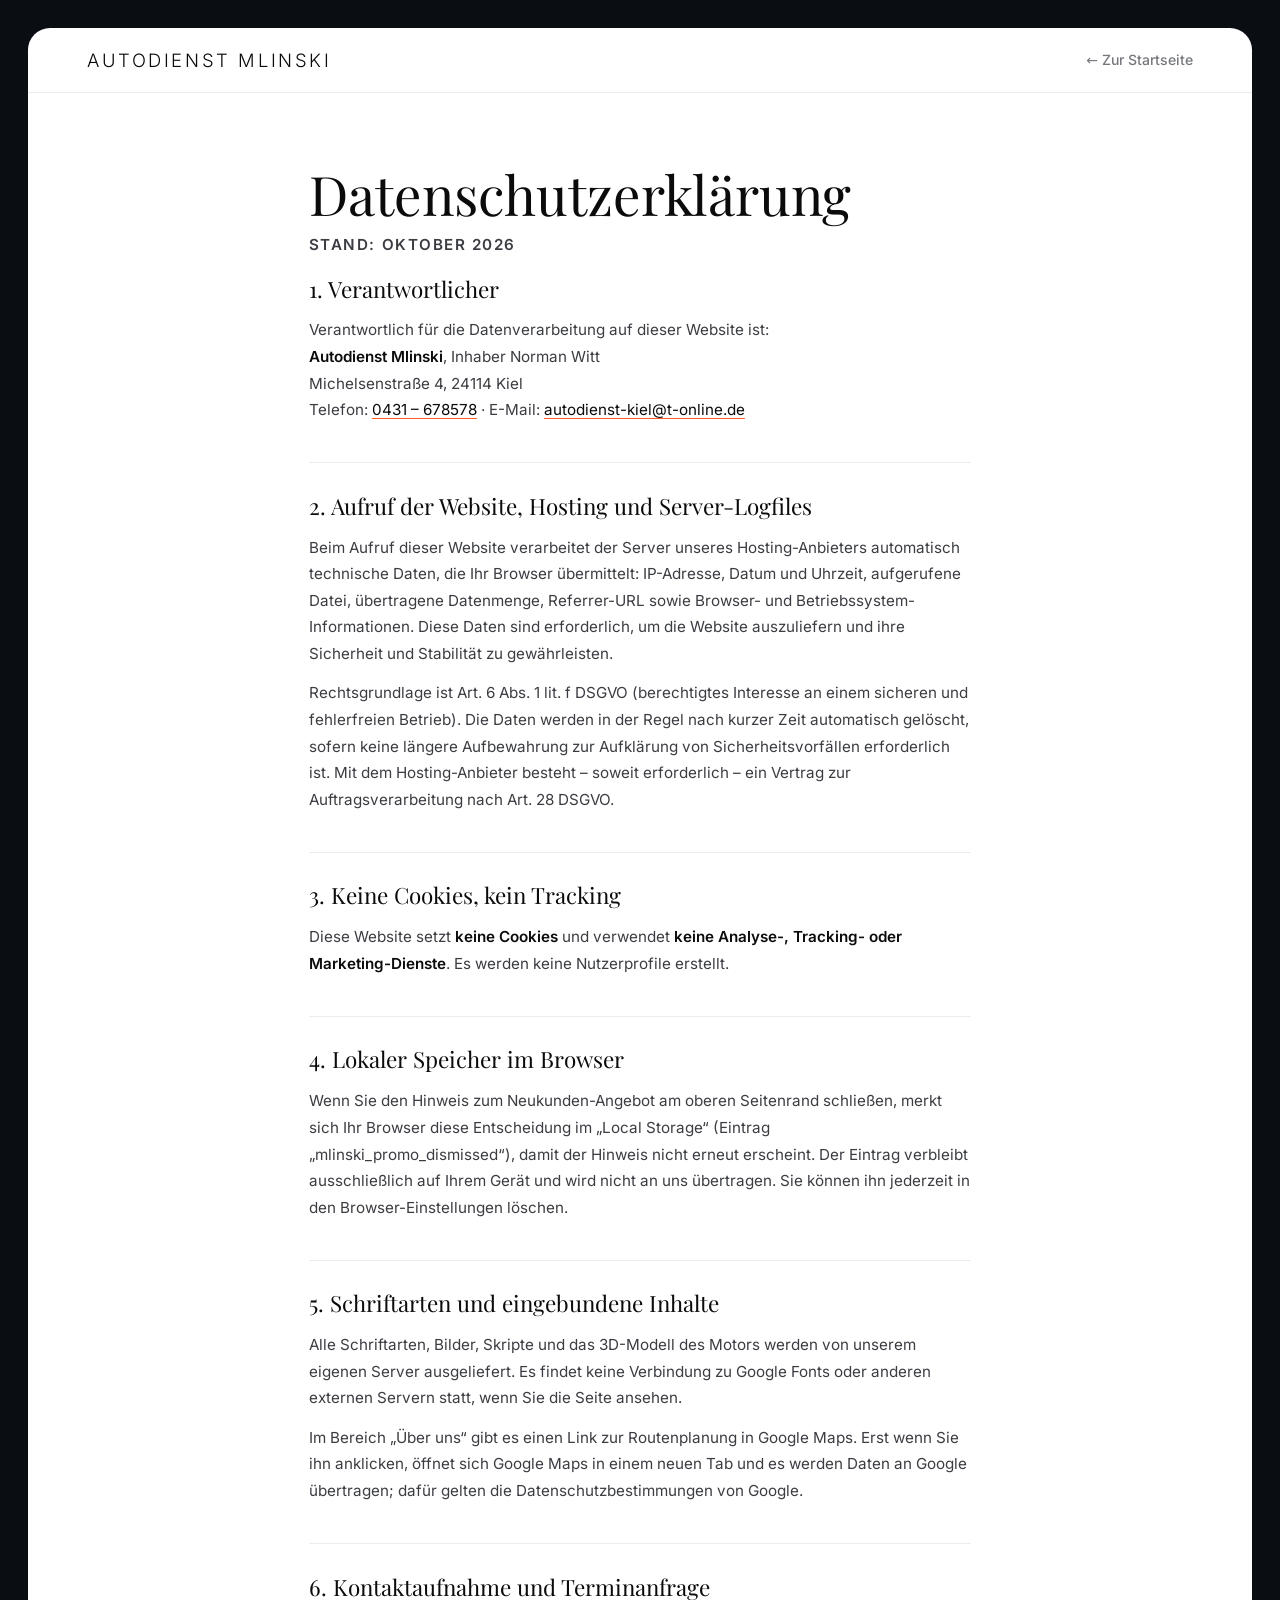
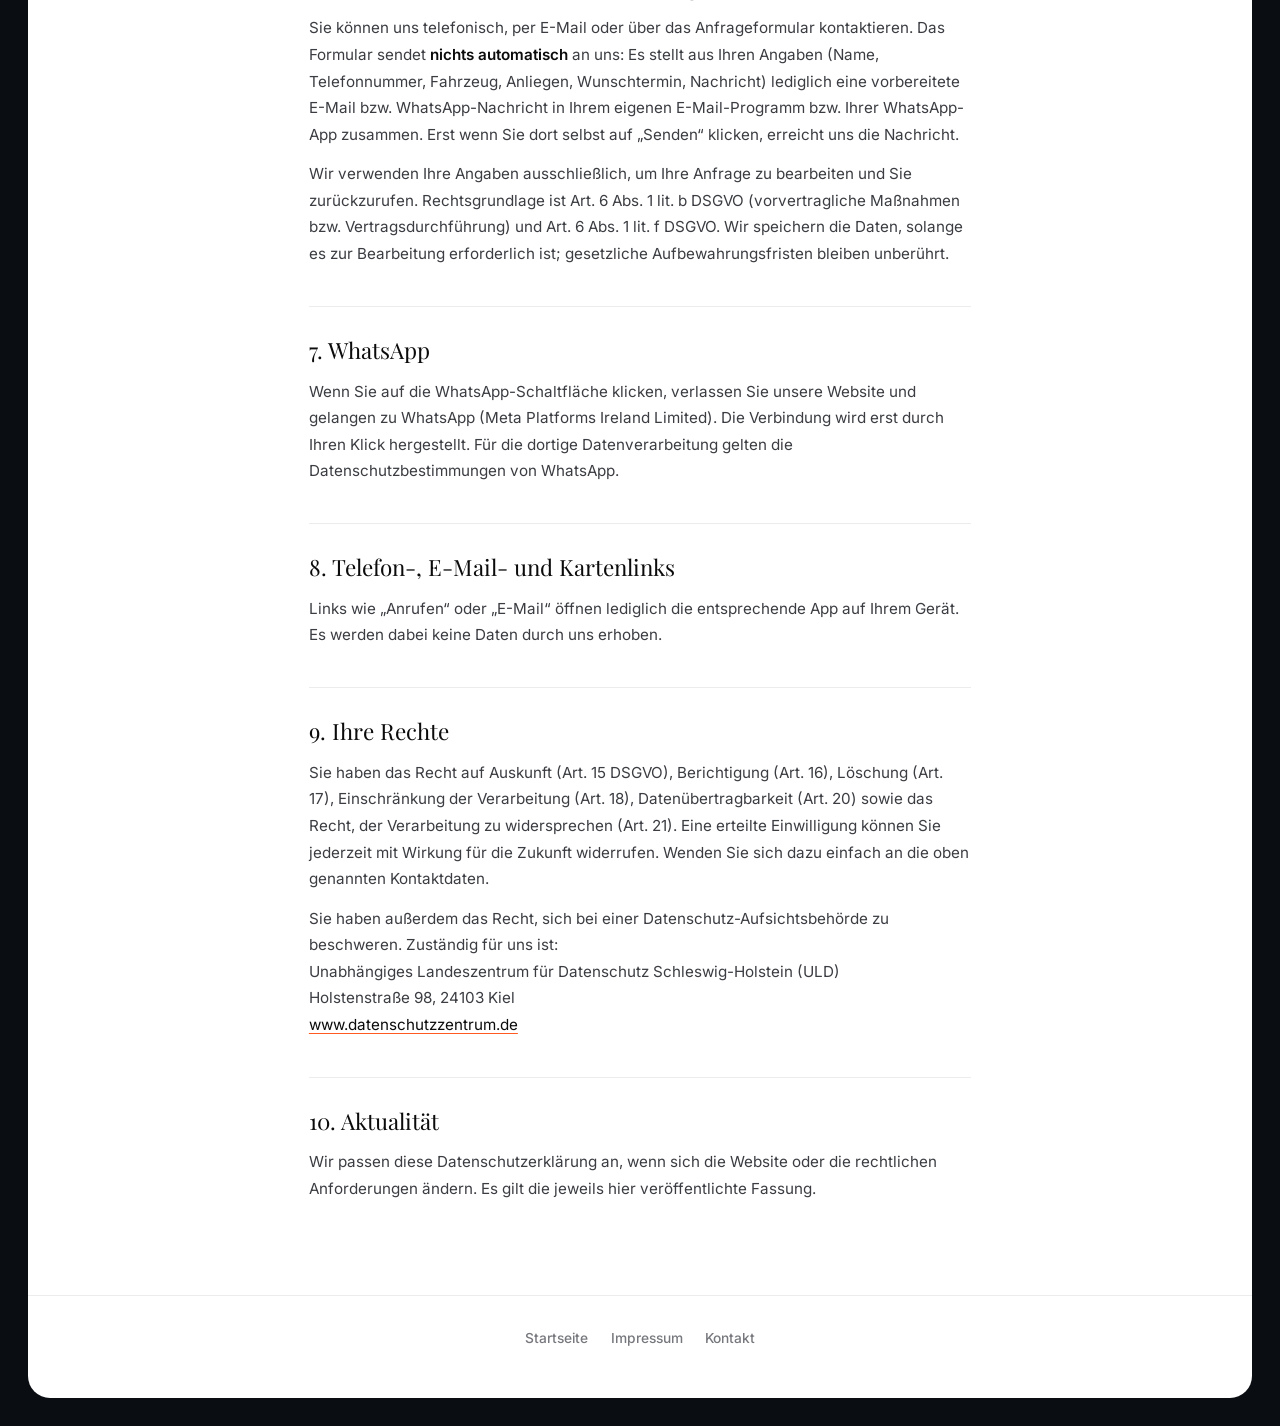
<file: datenschutz.html>
<!DOCTYPE html>
<html lang="de">
<head>
<meta charset="UTF-8">
<meta name="viewport" content="width=device-width, initial-scale=1.0">
<title>Datenschutzerklärung — Autodienst Mlinski</title>
<meta name="robots" content="noindex, follow">
<meta name="theme-color" content="#0a0d12">
<link rel="icon" href="assets/favicon.svg" type="image/svg+xml">
<link rel="stylesheet" href="css/style.css">
<link rel="stylesheet" href="css/legal.css">
<!-- Draft that describes what THIS website actually does (no cookies, no tracking, self-hosted fonts, request form that only
     opens the visitor's mail app / WhatsApp). The owner must add the hosting provider and have the text reviewed before launch. -->
</head>
<body class="legal-page">
<div class="page">
<header class="legal-head">
  <a href="index.html" class="nav__logo" aria-label="Autodienst Mlinski — zur Startseite">AUTODIENST MLINSKI</a>
  <a class="legal-head__back" href="index.html">← Zur Startseite</a>
</header>

<main class="legal" id="main">
  <h1>Datenschutzerklärung</h1>
  <p class="legal__stand">STAND: OKTOBER 2026</p>

  <h2>1. Verantwortlicher</h2>
  <p>
    Verantwortlich für die Datenverarbeitung auf dieser Website ist:<br>
    <strong>Autodienst Mlinski</strong>, Inhaber Norman Witt<br>
    Michelsenstraße 4, 24114 Kiel<br>
    Telefon: <a href="tel:0431678578">0431 – 678578</a> · E-Mail: <a href="mailto:autodienst-kiel@t-online.de">autodienst-kiel@t-online.de</a>
  </p>

  <h2>2. Aufruf der Website, Hosting und Server-Logfiles</h2>
  <p>Beim Aufruf dieser Website verarbeitet der Server unseres Hosting-Anbieters automatisch technische Daten, die Ihr Browser übermittelt: IP-Adresse, Datum und Uhrzeit, aufgerufene Datei, übertragene Datenmenge, Referrer-URL sowie Browser- und Betriebssystem-Informationen. Diese Daten sind erforderlich, um die Website auszuliefern und ihre Sicherheit und Stabilität zu gewährleisten.</p>
  <p>Rechtsgrundlage ist Art. 6 Abs. 1 lit. f DSGVO (berechtigtes Interesse an einem sicheren und fehlerfreien Betrieb). Die Daten werden in der Regel nach kurzer Zeit automatisch gelöscht, sofern keine längere Aufbewahrung zur Aufklärung von Sicherheitsvorfällen erforderlich ist. Mit dem Hosting-Anbieter besteht – soweit erforderlich – ein Vertrag zur Auftragsverarbeitung nach Art. 28 DSGVO.</p>

  <h2>3. Keine Cookies, kein Tracking</h2>
  <p>Diese Website setzt <strong>keine Cookies</strong> und verwendet <strong>keine Analyse-, Tracking- oder Marketing-Dienste</strong>. Es werden keine Nutzerprofile erstellt.</p>

  <h2>4. Lokaler Speicher im Browser</h2>
  <p>Wenn Sie den Hinweis zum Neukunden-Angebot am oberen Seitenrand schließen, merkt sich Ihr Browser diese Entscheidung im „Local Storage“ (Eintrag „mlinski_promo_dismissed“), damit der Hinweis nicht erneut erscheint. Der Eintrag verbleibt ausschließlich auf Ihrem Gerät und wird nicht an uns übertragen. Sie können ihn jederzeit in den Browser-Einstellungen löschen.</p>

  <h2>5. Schriftarten und eingebundene Inhalte</h2>
  <p>Alle Schriftarten, Bilder, Skripte und das 3D-Modell des Motors werden von unserem eigenen Server ausgeliefert. Es findet keine Verbindung zu Google Fonts oder anderen externen Servern statt, wenn Sie die Seite ansehen.</p>
  <p>Im Bereich „Über uns“ gibt es einen Link zur Routenplanung in Google Maps. Erst wenn Sie ihn anklicken, öffnet sich Google Maps in einem neuen Tab und es werden Daten an Google übertragen; dafür gelten die Datenschutzbestimmungen von Google.</p>

  <h2>6. Kontaktaufnahme und Terminanfrage</h2>
  <p>Sie können uns telefonisch, per E-Mail oder über das Anfrageformular kontaktieren. Das Formular sendet <strong>nichts automatisch</strong> an uns: Es stellt aus Ihren Angaben (Name, Telefonnummer, Fahrzeug, Anliegen, Wunschtermin, Nachricht) lediglich eine vorbereitete E-Mail bzw. WhatsApp-Nachricht in Ihrem eigenen E-Mail-Programm bzw. Ihrer WhatsApp-App zusammen. Erst wenn Sie dort selbst auf „Senden“ klicken, erreicht uns die Nachricht.</p>
  <p>Wir verwenden Ihre Angaben ausschließlich, um Ihre Anfrage zu bearbeiten und Sie zurückzurufen. Rechtsgrundlage ist Art. 6 Abs. 1 lit. b DSGVO (vorvertragliche Maßnahmen bzw. Vertragsdurchführung) und Art. 6 Abs. 1 lit. f DSGVO. Wir speichern die Daten, solange es zur Bearbeitung erforderlich ist; gesetzliche Aufbewahrungsfristen bleiben unberührt.</p>

  <h2>7. WhatsApp</h2>
  <p>Wenn Sie auf die WhatsApp-Schaltfläche klicken, verlassen Sie unsere Website und gelangen zu WhatsApp (Meta Platforms Ireland Limited). Die Verbindung wird erst durch Ihren Klick hergestellt. Für die dortige Datenverarbeitung gelten die Datenschutzbestimmungen von WhatsApp.</p>

  <h2>8. Telefon-, E-Mail- und Kartenlinks</h2>
  <p>Links wie „Anrufen“ oder „E-Mail“ öffnen lediglich die entsprechende App auf Ihrem Gerät. Es werden dabei keine Daten durch uns erhoben.</p>

  <h2>9. Ihre Rechte</h2>
  <p>Sie haben das Recht auf Auskunft (Art. 15 DSGVO), Berichtigung (Art. 16), Löschung (Art. 17), Einschränkung der Verarbeitung (Art. 18), Datenübertragbarkeit (Art. 20) sowie das Recht, der Verarbeitung zu widersprechen (Art. 21). Eine erteilte Einwilligung können Sie jederzeit mit Wirkung für die Zukunft widerrufen. Wenden Sie sich dazu einfach an die oben genannten Kontaktdaten.</p>
  <p>Sie haben außerdem das Recht, sich bei einer Datenschutz-Aufsichtsbehörde zu beschweren. Zuständig für uns ist:<br>
    Unabhängiges Landeszentrum für Datenschutz Schleswig-Holstein (ULD)<br>
    Holstenstraße 98, 24103 Kiel<br>
    <a href="https://www.datenschutzzentrum.de" rel="noopener" target="_blank">www.datenschutzzentrum.de</a>
  </p>

  <h2>10. Aktualität</h2>
  <p>Wir passen diese Datenschutzerklärung an, wenn sich die Website oder die rechtlichen Anforderungen ändern. Es gilt die jeweils hier veröffentlichte Fassung.</p>
</main>

<footer class="legal-foot">
  <a href="index.html">Startseite</a>
  <a href="impressum.html">Impressum</a>
  <a href="index.html#termin">Kontakt</a>
</footer>
</div>
</body>
</html>
</file>
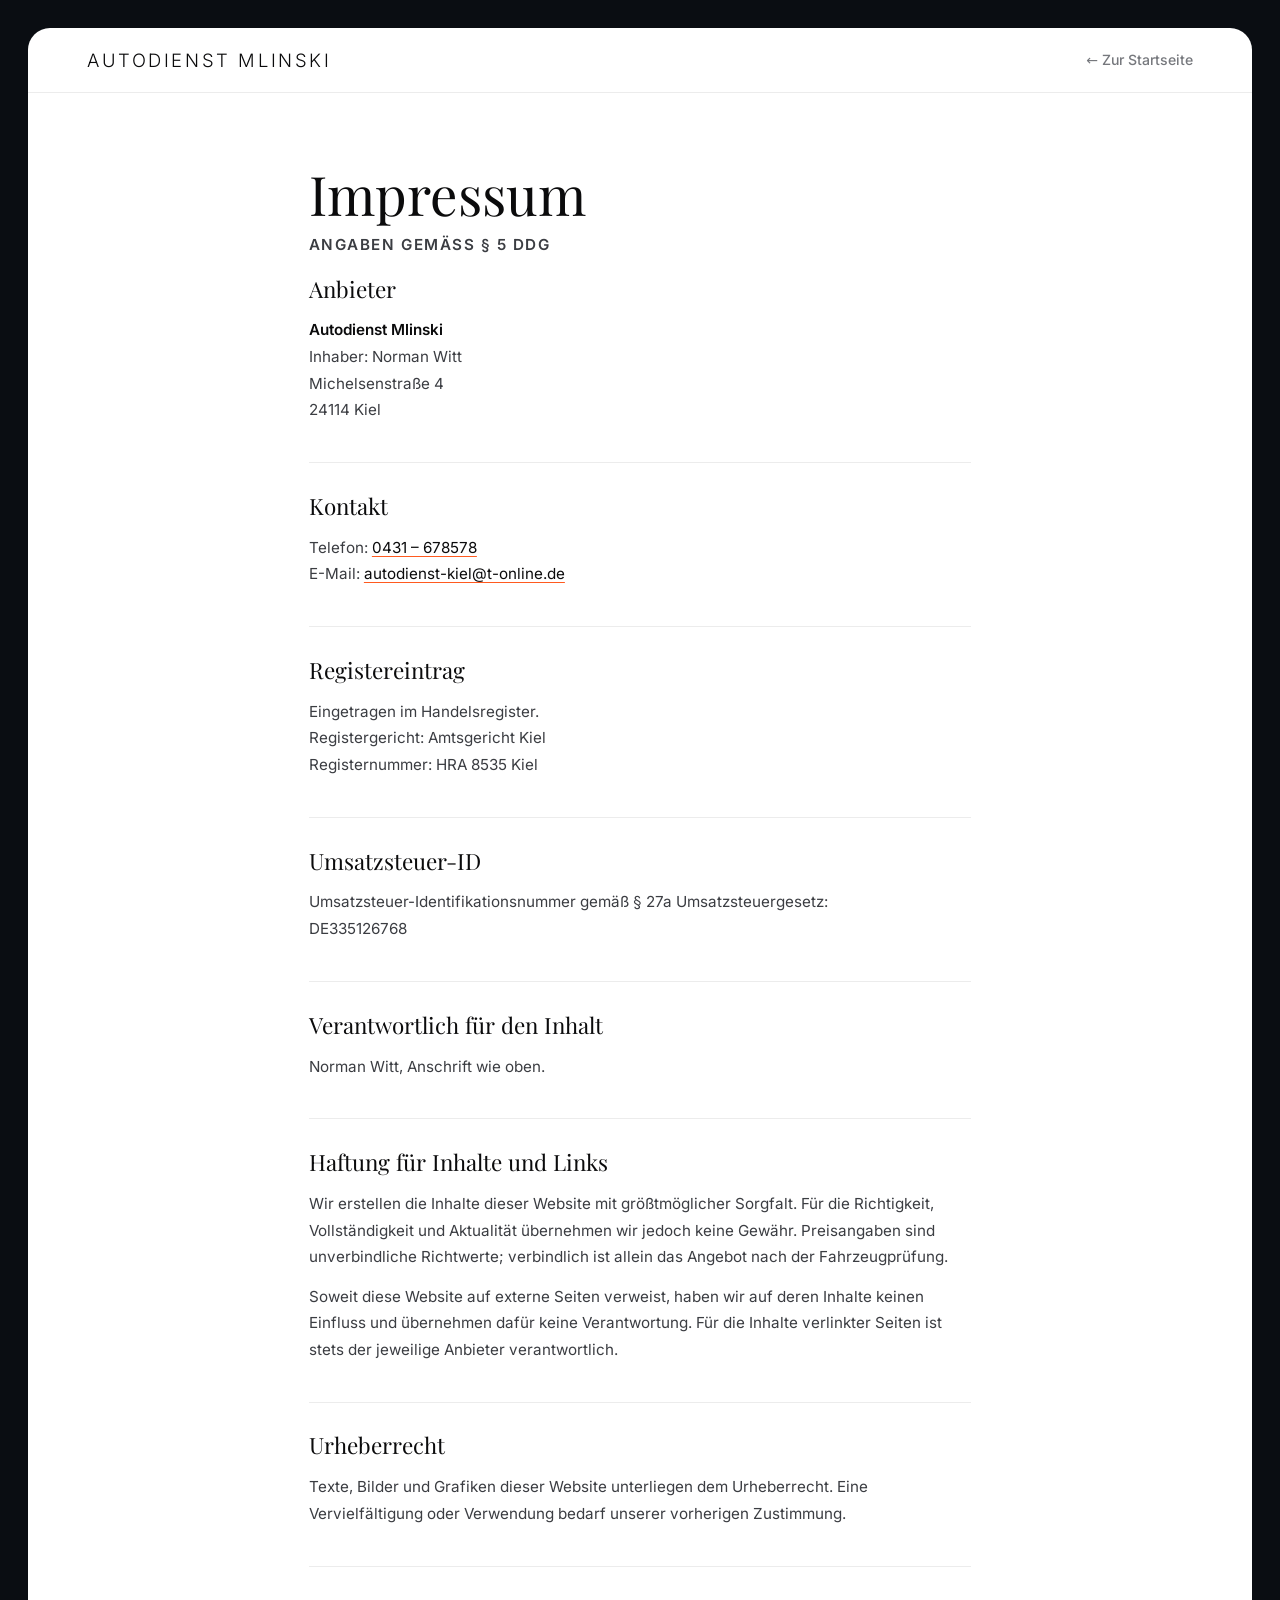
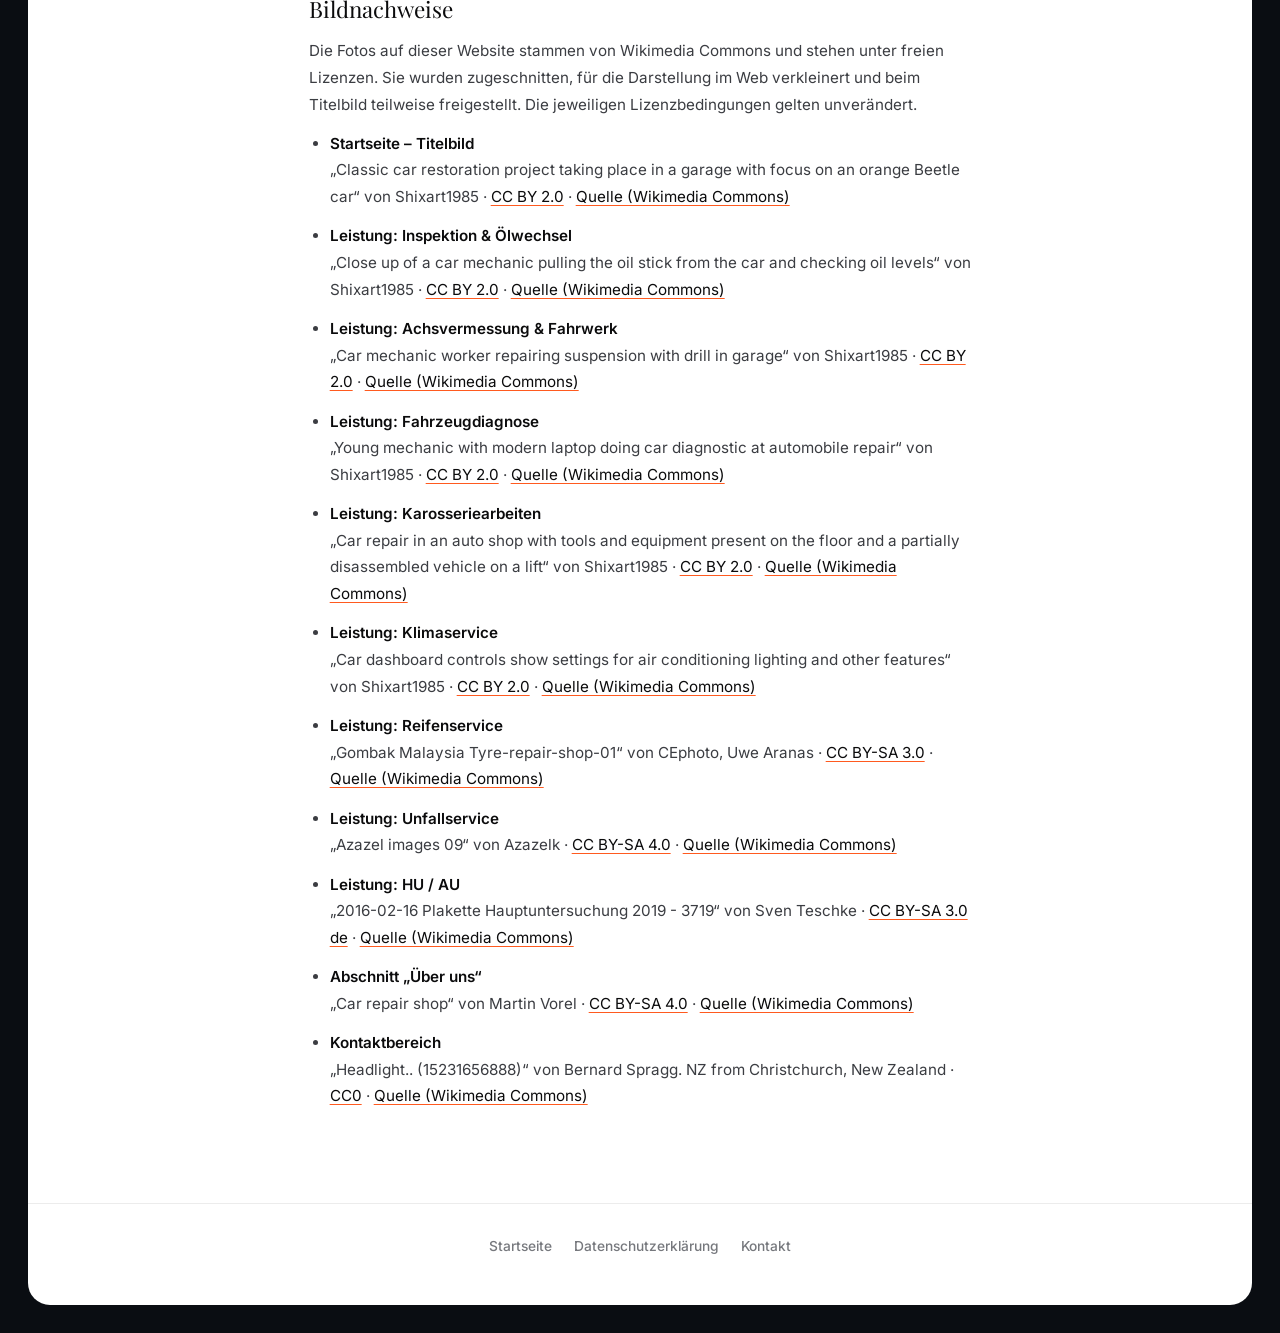
<file: impressum.html>
<!DOCTYPE html>
<html lang="de">
<head>
<meta charset="UTF-8">
<meta name="viewport" content="width=device-width, initial-scale=1.0">
<title>Impressum — Autodienst Mlinski</title>
<meta name="robots" content="noindex, follow">
<meta name="theme-color" content="#0a0d12">
<link rel="icon" href="assets/favicon.svg" type="image/svg+xml">
<link rel="stylesheet" href="css/style.css">
<link rel="stylesheet" href="css/legal.css">
<!-- Draft assembled from the details shown in the site's contact card. The owner (or a lawyer) must check it
     is complete — e.g. responsible chamber (Handwerkskammer), consumer dispute-resolution statement — before launch. -->
</head>
<body class="legal-page">
<div class="page">
<header class="legal-head">
  <a href="index.html" class="nav__logo" aria-label="Autodienst Mlinski — zur Startseite">AUTODIENST MLINSKI</a>
  <a class="legal-head__back" href="index.html">← Zur Startseite</a>
</header>

<main class="legal" id="main">
  <h1>Impressum</h1>
  <p class="legal__stand">ANGABEN GEMÄSS § 5 DDG</p>

  <h2>Anbieter</h2>
  <p>
    <strong>Autodienst Mlinski</strong><br>
    Inhaber: Norman Witt<br>
    Michelsenstraße 4<br>
    24114 Kiel
  </p>

  <h2>Kontakt</h2>
  <p>
    Telefon: <a href="tel:0431678578">0431 – 678578</a><br>
    E-Mail: <a href="mailto:autodienst-kiel@t-online.de">autodienst-kiel@t-online.de</a>
  </p>

  <h2>Registereintrag</h2>
  <p>
    Eingetragen im Handelsregister.<br>
    Registergericht: Amtsgericht Kiel<br>
    Registernummer: HRA 8535 Kiel
  </p>

  <h2>Umsatzsteuer-ID</h2>
  <p>Umsatzsteuer-Identifikationsnummer gemäß § 27a Umsatzsteuergesetz:<br>DE335126768</p>

  <h2>Verantwortlich für den Inhalt</h2>
  <p>Norman Witt, Anschrift wie oben.</p>

  <h2>Haftung für Inhalte und Links</h2>
  <p>Wir erstellen die Inhalte dieser Website mit größtmöglicher Sorgfalt. Für die Richtigkeit, Vollständigkeit und Aktualität übernehmen wir jedoch keine Gewähr. Preisangaben sind unverbindliche Richtwerte; verbindlich ist allein das Angebot nach der Fahrzeugprüfung.</p>
  <p>Soweit diese Website auf externe Seiten verweist, haben wir auf deren Inhalte keinen Einfluss und übernehmen dafür keine Verantwortung. Für die Inhalte verlinkter Seiten ist stets der jeweilige Anbieter verantwortlich.</p>

  <h2>Urheberrecht</h2>
  <p>Texte, Bilder und Grafiken dieser Website unterliegen dem Urheberrecht. Eine Vervielfältigung oder Verwendung bedarf unserer vorherigen Zustimmung.</p>

  <h2 id="bildnachweise">Bildnachweise</h2>
  <p>Die Fotos auf dieser Website stammen von Wikimedia Commons und stehen unter freien Lizenzen. Sie wurden zugeschnitten, für die Darstellung im Web verkleinert und beim Titelbild teilweise freigestellt. Die jeweiligen Lizenzbedingungen gelten unverändert.</p>
  <ul>
    <li><strong>Startseite – Titelbild</strong><br>„Classic car restoration project taking place in a garage with focus on an orange Beetle car“ von Shixart1985 · <a href="https://creativecommons.org/licenses/by/2.0" rel="noopener" target="_blank">CC BY 2.0</a> · <a href="https://commons.wikimedia.org/wiki/File:Classic_car_restoration_project_taking_place_in_a_garage_with_focus_on_an_orange_Beetle_car.jpg" rel="noopener" target="_blank">Quelle (Wikimedia Commons)</a></li>
    <li><strong>Leistung: Inspektion &amp; Ölwechsel</strong><br>„Close up of a car mechanic pulling the oil stick from the car and checking oil levels“ von Shixart1985 · <a href="https://creativecommons.org/licenses/by/2.0" rel="noopener" target="_blank">CC BY 2.0</a> · <a href="https://commons.wikimedia.org/wiki/File:Close_up_of_a_car_mechanic_pulling_the_oil_stick_from_the_car_and_checking_oil_levels.jpg" rel="noopener" target="_blank">Quelle (Wikimedia Commons)</a></li>
    <li><strong>Leistung: Achsvermessung &amp; Fahrwerk</strong><br>„Car mechanic worker repairing suspension with drill in garage“ von Shixart1985 · <a href="https://creativecommons.org/licenses/by/2.0" rel="noopener" target="_blank">CC BY 2.0</a> · <a href="https://commons.wikimedia.org/wiki/File:Car_mechanic_worker_repairing_suspension_with_drill_in_garage.jpg" rel="noopener" target="_blank">Quelle (Wikimedia Commons)</a></li>
    <li><strong>Leistung: Fahrzeugdiagnose</strong><br>„Young mechanic with modern laptop doing car diagnostic at automobile repair“ von Shixart1985 · <a href="https://creativecommons.org/licenses/by/2.0" rel="noopener" target="_blank">CC BY 2.0</a> · <a href="https://commons.wikimedia.org/wiki/File:Young_mechanic_with_modern_laptop_doing_car_diagnostic_at_automobile_repair.jpg" rel="noopener" target="_blank">Quelle (Wikimedia Commons)</a></li>
    <li><strong>Leistung: Karosseriearbeiten</strong><br>„Car repair in an auto shop with tools and equipment present on the floor and a partially disassembled vehicle on a lift“ von Shixart1985 · <a href="https://creativecommons.org/licenses/by/2.0" rel="noopener" target="_blank">CC BY 2.0</a> · <a href="https://commons.wikimedia.org/wiki/File:Car_repair_in_an_auto_shop_with_tools_and_equipment_present_on_the_floor_and_a_partially_disassembled_vehicle_on_a_lift.jpg" rel="noopener" target="_blank">Quelle (Wikimedia Commons)</a></li>
    <li><strong>Leistung: Klimaservice</strong><br>„Car dashboard controls show settings for air conditioning lighting and other features“ von Shixart1985 · <a href="https://creativecommons.org/licenses/by/2.0" rel="noopener" target="_blank">CC BY 2.0</a> · <a href="https://commons.wikimedia.org/wiki/File:Car_dashboard_controls_show_settings_for_air_conditioning_lighting_and_other_features.jpg" rel="noopener" target="_blank">Quelle (Wikimedia Commons)</a></li>
    <li><strong>Leistung: Reifenservice</strong><br>„Gombak Malaysia Tyre-repair-shop-01“ von CEphoto, Uwe Aranas · <a href="https://creativecommons.org/licenses/by-sa/3.0" rel="noopener" target="_blank">CC BY-SA 3.0</a> · <a href="https://commons.wikimedia.org/wiki/File:Gombak_Malaysia_Tyre-repair-shop-01.jpg" rel="noopener" target="_blank">Quelle (Wikimedia Commons)</a></li>
    <li><strong>Leistung: Unfallservice</strong><br>„Azazel images 09“ von Azazelk · <a href="https://creativecommons.org/licenses/by-sa/4.0" rel="noopener" target="_blank">CC BY-SA 4.0</a> · <a href="https://commons.wikimedia.org/wiki/File:Azazel_images_09.jpg" rel="noopener" target="_blank">Quelle (Wikimedia Commons)</a></li>
    <li><strong>Leistung: HU / AU</strong><br>„2016-02-16 Plakette Hauptuntersuchung 2019 - 3719“ von Sven Teschke · <a href="https://creativecommons.org/licenses/by-sa/3.0/de/deed.en" rel="noopener" target="_blank">CC BY-SA 3.0 de</a> · <a href="https://commons.wikimedia.org/wiki/File:2016-02-16_Plakette_Hauptuntersuchung_2019_-_3719.jpg" rel="noopener" target="_blank">Quelle (Wikimedia Commons)</a></li>
    <li><strong>Abschnitt „Über uns“</strong><br>„Car repair shop“ von Martin Vorel · <a href="https://creativecommons.org/licenses/by-sa/4.0" rel="noopener" target="_blank">CC BY-SA 4.0</a> · <a href="https://commons.wikimedia.org/wiki/File:Car_repair_shop.jpg" rel="noopener" target="_blank">Quelle (Wikimedia Commons)</a></li>
    <li><strong>Kontaktbereich</strong><br>„Headlight.. (15231656888)“ von Bernard Spragg. NZ from Christchurch, New Zealand · <a href="http://creativecommons.org/publicdomain/zero/1.0/deed.en" rel="noopener" target="_blank">CC0</a> · <a href="https://commons.wikimedia.org/wiki/File:Headlight.._(15231656888).jpg" rel="noopener" target="_blank">Quelle (Wikimedia Commons)</a></li>
  </ul>
</main>

<footer class="legal-foot">
  <a href="index.html">Startseite</a>
  <a href="datenschutz.html">Datenschutzerklärung</a>
  <a href="index.html#termin">Kontakt</a>
</footer>
</div>
</body>
</html>
</file>
<file: css/style.css>
/* ============ FONTS (self-hosted, no third-party requests) ============ */
@font-face{font-family:'Inter';font-style:normal;font-weight:100 900;font-display:swap;src:url(../assets/fonts/inter-var.woff2) format('woff2');unicode-range:U+0000-00FF,U+0131,U+0152-0153,U+02BB-02BC,U+02C6,U+02DA,U+02DC,U+2000-206F,U+20AC,U+2122,U+2191,U+2193,U+2212,U+2215,U+FEFF,U+FFFD;}
@font-face{font-family:'Playfair Display';font-style:normal;font-weight:400;font-display:swap;src:url(../assets/fonts/playfair-400.woff2) format('woff2');unicode-range:U+0000-00FF,U+0131,U+0152-0153,U+02BB-02BC,U+02C6,U+02DA,U+02DC,U+2000-206F,U+20AC,U+2122,U+2191,U+2193,U+2212,U+2215,U+FEFF,U+FFFD;}
@font-face{font-family:'Playfair Display';font-style:normal;font-weight:500;font-display:swap;src:url(../assets/fonts/playfair-500.woff2) format('woff2');unicode-range:U+0000-00FF,U+0131,U+0152-0153,U+02BB-02BC,U+02C6,U+02DA,U+02DC,U+2000-206F,U+20AC,U+2122,U+2191,U+2193,U+2212,U+2215,U+FEFF,U+FFFD;}

/* ============ TOKENS ============ */
:root{
  --backdrop:#0a0d12;     /* the dark frame around the white page, as in the render */
  --bg:#ffffff;
  --ink:#0b0b0c;
  --muted:#76787d;
  --muted-2:#a2a4a9;
  --line:#ececec;
  --line-2:#d9d9db;
  --dark:#0b0c0e;         /* = the engine scene background (js/engine3d.js), so the 3D canvas blends in seamlessly */
  --dark-2:#141517;
  --dark-line:#27282c;
  --accent:#ff5a1f;       /* used sparingly: only the engine tour and hover states */
  --r-xl:24px;
  --r-lg:22px;
  --r-md:14px;
  --ease:cubic-bezier(.2,.8,.2,1);
  --f-head:'Playfair Display',Georgia,'Times New Roman',serif;
  --f-body:'Inter',system-ui,-apple-system,'Segoe UI',Roboto,Arial,sans-serif;
  --frame:clamp(8px,2.2vw,34px);
  --pad:clamp(1.1rem,4.6vw,4.2rem);
  --nav-h:76px;
  --gap:1.3rem;
}

*{box-sizing:border-box;margin:0;padding:0;}
html{scroll-behavior:auto;-webkit-text-size-adjust:100%;background:var(--backdrop);}
body{
  background:var(--backdrop);color:var(--ink);font-family:var(--f-body);font-size:16px;line-height:1.55;
  padding:var(--frame);overflow-x:hidden;overflow-x:clip;-webkit-font-smoothing:antialiased;
}
/* the white page "card" — overflow:clip (not hidden) keeps the sticky header and the pinned engine working */
.page{background:var(--bg);border-radius:var(--r-lg);overflow:hidden;overflow:clip;position:relative;}
a{color:inherit;text-decoration:none;}
ul,ol{list-style:none;}
img,svg{display:block;max-width:100%;}
svg{width:1em;height:1em;}
button{font:inherit;color:inherit;cursor:pointer;}
::selection{background:var(--ink);color:#fff;}
:focus-visible{outline:2px solid var(--accent);outline-offset:3px;}
.sr-only{position:absolute;width:1px;height:1px;overflow:hidden;clip:rect(0 0 0 0);white-space:nowrap;}
.skip-link{position:fixed;left:1rem;top:-5rem;z-index:1000;background:var(--ink);color:#fff;padding:.7em 1.1em;font-size:.85rem;font-weight:600;border-radius:999px;transition:top .2s var(--ease);}
.skip-link:focus{top:1rem;}
[id]{scroll-margin-top:calc(var(--nav-h) + 8px);}

.wrap{width:min(100% - var(--pad)*2,1360px);margin-inline:auto;}

/* ============ SHARED ============ */
.h2{font-family:var(--f-head);font-weight:400;font-size:clamp(1.7rem,2.7vw,2.6rem);line-height:1.12;letter-spacing:-.005em;}
.head{display:flex;align-items:center;justify-content:space-between;gap:1.5rem;margin-bottom:1.5rem;}

.btn{
  display:inline-flex;align-items:center;justify-content:center;gap:.9em;
  padding:.95em 1.6em;border-radius:999px;border:1px solid transparent;
  font-size:.84rem;font-weight:500;line-height:1.1;white-space:nowrap;letter-spacing:.005em;
  transition:background .3s var(--ease),color .3s var(--ease),border-color .3s var(--ease),transform .3s var(--ease);
}
.btn svg{width:1.25em;height:1.25em;flex-shrink:0;}
.btn__arrow{transition:transform .3s var(--ease);}
.btn:hover .btn__arrow{transform:translateX(4px);}
.btn--dark{background:var(--ink);color:#fff;}
.btn--dark:hover{background:#2a2b2e;}
.btn--ghost{background:#fff;border-color:#2a2b2e;color:var(--ink);}
.btn--ghost:hover{background:var(--ink);color:#fff;}
.btn--light{background:#fff;color:var(--ink);}
.btn--light:hover{background:#e9e9ea;}
.btn--sm{padding:.78em 1.35em;font-size:.8rem;border-color:#bdbdc0;}
.btn:active{transform:scale(.98);}

/* scroll-in (only hidden while JS runs) */
.js .reveal,.js [data-intro]{opacity:0;transform:translateY(24px);}

/* ============ NAV ============ */
.nav{
  position:sticky;top:0;z-index:100;background:rgba(255,255,255,.92);
  backdrop-filter:saturate(1.3) blur(14px);-webkit-backdrop-filter:saturate(1.3) blur(14px);
  border-bottom:1px solid transparent;transition:border-color .3s var(--ease);
}
.nav--scrolled{border-bottom-color:var(--line);}
.nav__row{display:grid;grid-template-columns:1fr auto 1fr;align-items:center;gap:1.5rem;height:var(--nav-h);}
.nav__logo{font-size:1.15rem;font-weight:300;letter-spacing:.14em;white-space:nowrap;justify-self:start;}
.nav__menu{display:flex;align-items:center;justify-content:center;gap:clamp(1.2rem,3vw,2.6rem);}
.nav__menu a{position:relative;font-size:.88rem;font-weight:400;padding:.5rem 0;color:var(--ink);}
.nav__menu a::after{
  content:'';position:absolute;left:0;right:0;bottom:-6px;height:2px;background:#9a9ca1;
  transform:scaleX(0);transform-origin:0 50%;transition:transform .35s var(--ease);
}
.nav__menu a:hover::after,.nav__menu a.is-current::after{transform:scaleX(1);}
.nav__cta{justify-self:end;padding:.85em 1.5em;}
.nav__burger{
  display:none;width:44px;height:44px;border-radius:50%;border:1px solid var(--line-2);background:transparent;position:relative;justify-self:end;
}
.nav__burger span{position:absolute;left:13px;right:13px;height:1.5px;background:var(--ink);transition:transform .3s var(--ease),top .3s var(--ease);}
.nav__burger span:first-child{top:18px;}
.nav__burger span:last-child{top:25px;}
.nav--open .nav__burger span:first-child{top:21.5px;transform:rotate(45deg);}
.nav--open .nav__burger span:last-child{top:21.5px;transform:rotate(-45deg);}

/* ============ HERO ============ */
.hero{padding:1rem 0 2.2rem;}
.hero__grid{display:grid;grid-template-columns:minmax(0,.74fr) minmax(0,1fr);gap:clamp(1.5rem,4.2vw,4.2rem);align-items:center;}
.hero__title{
  font-family:var(--f-head);font-weight:400;font-size:clamp(2.4rem,4.4vw,4.1rem);line-height:1.06;letter-spacing:-.012em;margin-bottom:1.6rem;text-wrap:balance;
}
.nowrap{white-space:nowrap;}
.hero__text{font-size:clamp(.9rem,1.02vw,.98rem);line-height:1.7;color:var(--muted);max-width:36ch;margin-bottom:2rem;}
.hero__actions{display:flex;flex-wrap:wrap;gap:.8rem;}
.hero__copy{padding-right:2.4rem;}   /* room for the car, which leaves its frame on this side */
.hero__media{position:relative;aspect-ratio:1.17/1;}   /* not clipped: the car leaves the frame on the left */
.hero__frame{position:absolute;inset:0;border-radius:var(--r-xl);overflow:hidden;background:#e9e9ea;}
.hero__img{width:100%;height:100%;object-fit:cover;}
/* overlay = the same photo pixels with the background removed; left/width are the frame-relative position of that slice
   (frame shows source x 605–2605, overlay x 300–740 of a 3000 px wide master) */
.hero__cut{position:absolute;left:-15.25%;top:0;width:22%;height:100%;pointer-events:none;user-select:none;}
.hero__shadow{
  position:absolute;left:-17%;top:73%;width:28%;height:9%;pointer-events:none;
  background:radial-gradient(closest-side,rgba(0,0,0,.34),rgba(0,0,0,0));filter:blur(5px);
}

/* ============ STATS ============ */
.stats{padding-bottom:.4rem;}
.stats__row{display:grid;grid-template-columns:repeat(4,minmax(0,1fr));border-block:1px solid var(--line);}
.stats__item{position:relative;display:flex;align-items:center;gap:1.25rem;padding:1.45rem 1.6rem;}
.stats__item:first-child{padding-left:0;}
.stats__item + .stats__item::before{content:'';position:absolute;left:0;top:26%;bottom:26%;width:1px;background:var(--line);}
.stats__item > svg{width:38px;height:38px;color:#3a3b3f;flex-shrink:0;}
.stats__item strong{display:block;font-family:var(--f-head);font-weight:400;font-size:clamp(1.8rem,2.7vw,2.55rem);line-height:1.05;white-space:nowrap;}
.stats__item div > span{display:block;font-size:.86rem;color:var(--muted);margin-top:.25rem;line-height:1.35;}

/* ============ SERVICES RAIL ============ */
.services{padding-top:3.2rem;}
.rail{position:relative;}
.rail__viewport{overflow-x:auto;scroll-snap-type:x mandatory;scrollbar-width:none;outline-offset:6px;margin-right:3.4rem;}
.rail__viewport::-webkit-scrollbar{display:none;}
.rail__track{display:flex;gap:var(--gap);}
.svc{flex:0 0 calc((100% - var(--gap)*2)/3);scroll-snap-align:start;min-width:0;}
.svc a{
  display:flex;flex-direction:column;height:100%;border:1px solid var(--line);border-radius:var(--r-lg);overflow:hidden;background:#fff;
  transition:transform .45s var(--ease),box-shadow .45s var(--ease);
}
.svc a:hover{transform:translateY(-5px);box-shadow:0 24px 44px -30px rgba(11,11,12,.45);}
.svc__media{aspect-ratio:1.62/1;overflow:hidden;background:#e9e9ea;}
.svc__media img{width:100%;height:100%;object-fit:cover;transition:transform .8s var(--ease);}
.svc a:hover .svc__media img{transform:scale(1.06);}
.svc__body{display:flex;align-items:center;justify-content:space-between;gap:1rem;padding:1rem 1.25rem 1.1rem;}
.svc h3{font-family:var(--f-head);font-weight:500;font-size:1.22rem;line-height:1.25;margin-bottom:.3rem;}
.svc p{font-size:.76rem;color:var(--muted-2);line-height:1.4;}
.svc__price{font-family:var(--f-head);font-size:1.28rem;white-space:nowrap;text-align:right;}
.rail__arrow{
  position:absolute;right:0;top:30%;width:2.4rem;height:2.4rem;border:0;background:transparent;display:flex;align-items:center;justify-content:center;
  transition:transform .3s var(--ease),opacity .3s var(--ease);
}
.rail__arrow svg{width:22px;height:22px;}
.rail__arrow:hover{transform:translateX(3px);}
.rail__arrow.is-prev{transform:rotate(180deg);}
.rail__arrow.is-prev:hover{transform:rotate(180deg) translateX(3px);}
/* "Alle ansehen": the rail opens into a full grid */
.services.is-all .rail__viewport{overflow:visible;margin-right:0;}
.services.is-all .rail__track{flex-wrap:wrap;row-gap:var(--gap);}
.services.is-all .rail__arrow{display:none;}

/* ============ DIAGNOSTICS (dark card — pinned by GSAP while the engine tours its parts) ============ */
.diagnostics{padding-top:3.4rem;}
.engine-card{
  display:grid;grid-template-columns:minmax(0,.95fr) minmax(0,1.05fr);
  height:calc(100vh - var(--nav-h) - var(--frame)*2 - 1.6rem);min-height:540px;
  background:var(--dark);color:#fff;border-radius:var(--r-lg);overflow:hidden;
}
.engine-card__info{
  display:flex;flex-direction:column;justify-content:space-between;gap:clamp(.7rem,1.8vh,1.3rem);
  padding:clamp(1.3rem,3.2vh,2.3rem) clamp(1.4rem,2.6vw,2.5rem);min-width:0;
}
.diagnostics__title{font-family:var(--f-head);font-weight:400;font-size:clamp(1.5rem,2.2vw,2.1rem);line-height:1.12;margin-bottom:.7rem;}
.diagnostics__text{font-size:.86rem;line-height:1.6;color:rgba(255,255,255,.62);max-width:44ch;}
.diagnostics__metrics{display:grid;grid-template-columns:repeat(3,minmax(0,1fr));border:1px solid var(--dark-line);border-radius:var(--r-md);background:var(--dark-2);overflow:hidden;}
.metric{padding:.8rem 1rem;border-left:1px solid var(--dark-line);}
.metric:first-child{border-left:0;}
.metric strong{display:block;font-family:var(--f-head);font-weight:400;font-size:1.12rem;margin-bottom:.15rem;line-height:1.15;}
.metric span{font-size:.7rem;color:rgba(255,255,255,.52);line-height:1.3;display:block;}

.diag__checklist-title{display:flex;align-items:center;justify-content:space-between;gap:1rem;font-size:.82rem;font-weight:500;margin-bottom:.8rem;}
.diag__status{display:inline-flex;align-items:center;gap:.5rem;font-size:.64rem;font-weight:500;letter-spacing:.1em;text-transform:uppercase;color:rgba(255,255,255,.5);}
.diag__status-dot{width:6px;height:6px;border-radius:50%;background:#22c55e;flex-shrink:0;animation:statusPulse 2.2s ease-in-out infinite;}
@keyframes statusPulse{0%,100%{box-shadow:0 0 0 0 rgba(34,197,94,.45);}50%{box-shadow:0 0 0 5px rgba(34,197,94,0);}}
.diag__checklist ul{display:grid;grid-template-columns:1fr 1fr;gap:.6rem 1.2rem;}
.diag__checklist li{display:flex;align-items:center;gap:.6rem;font-size:.82rem;color:rgba(255,255,255,.88);}
.diag__checklist li svg{width:17px;height:17px;flex-shrink:0;color:rgba(255,255,255,.62);}
.diag__cta{align-self:flex-start;}

.diagnostics__dark{position:relative;border-left:1px solid var(--dark-line);min-width:0;}
.diagnostics__pin{position:relative;width:100%;height:100%;display:flex;align-items:center;justify-content:center;}
.diag__header{position:absolute;top:6%;left:50%;transform:translateX(-50%);text-align:center;z-index:2;}
.diag__stage-num{display:block;font-size:.72rem;font-weight:600;letter-spacing:.12em;color:var(--accent);margin-bottom:.3rem;}
.diag__stage-num em{font-style:normal;}
.diag__stage-name{font-family:var(--f-head);font-size:1.55rem;letter-spacing:.05em;}
.diag__readout{position:absolute;top:6%;right:6%;display:flex;flex-direction:column;gap:.3rem;font-size:.62rem;font-weight:500;letter-spacing:.1em;color:rgba(255,255,255,.4);text-align:right;z-index:2;}
.engine-stage{position:relative;height:min(76%,520px);aspect-ratio:1/1;}
.engine-stage canvas{width:100%!important;height:100%!important;display:block;}
.engine-tooltip{
  position:absolute;top:0;left:0;z-index:6;pointer-events:none;
  transform:translate(-50%,calc(-100% - 16px));
  background:rgba(11,12,14,.96);border:1px solid rgba(255,90,31,.5);border-radius:10px;
  padding:.5em .85em;white-space:nowrap;opacity:0;transition:opacity .15s var(--ease);
}
.engine-tooltip.is-visible{opacity:1;}
.engine-tooltip__label{display:block;color:var(--accent);font-size:.6rem;font-weight:600;letter-spacing:.1em;margin-bottom:.25em;}
.engine-tooltip__name{display:block;color:#fff;font-size:.78rem;font-weight:600;}
.engine-loading{
  position:absolute;top:50%;left:50%;transform:translate(-50%,-50%);z-index:4;
  font-size:.7rem;font-weight:500;letter-spacing:.12em;color:#fff;opacity:.55;white-space:nowrap;transition:opacity .3s var(--ease);
}
.engine-loading.is-hidden{opacity:0;pointer-events:none;}
.leader{position:absolute;display:flex;align-items:center;gap:.6rem;opacity:0;z-index:3;}
.leader--1{top:34%;left:30%;}
.leader--2{top:30%;left:62%;}
.leader--3{top:66%;left:60%;}
.leader.is-flip{transform:translateX(-100%);flex-direction:row-reverse;}
.leader__line{width:42px;height:0;border-top:1px dashed var(--accent);}
.leader__label{font-size:.72rem;letter-spacing:.04em;white-space:nowrap;line-height:1.5;text-shadow:0 0 3px #000,0 1px 10px #000,0 0 18px rgba(0,0,0,.9);}
.leader__label strong{display:block;color:#fff;font-weight:600;}
.leader__label em{display:block;font-style:normal;color:var(--accent);font-size:.68rem;}
.leader.is-flip .leader__label{text-align:right;}
.diag__hint{position:absolute;bottom:6%;left:6%;display:flex;align-items:center;gap:.8rem;font-size:.7rem;letter-spacing:.03em;color:rgba(255,255,255,.55);z-index:2;}
.diag__mouse{width:22px;height:34px;border:1px solid rgba(255,255,255,.7);border-radius:12px;display:flex;justify-content:center;padding-top:6px;flex-shrink:0;}
.diag__mouse i{width:2px;height:7px;background:var(--accent);border-radius:2px;}
.diag__hint em{display:block;font-style:normal;color:#fff;}
.diag__stages{position:absolute;bottom:6%;right:6%;display:flex;align-items:center;gap:.5rem;z-index:2;}
.diag__stage-dot{font-size:.72rem;font-weight:600;opacity:.4;transition:opacity .3s var(--ease),color .3s var(--ease);}
.diag__stage-dot.is-active{opacity:1;color:var(--accent);}
.diag__stage-line{width:26px;height:1px;background:rgba(255,255,255,.2);position:relative;overflow:hidden;}
.diag__stage-line i{position:absolute;inset:0;background:var(--accent);width:0%;display:block;}

.part-info{padding:1rem 1.1rem;background:var(--dark-2);border:1px solid var(--dark-line);border-radius:var(--r-md);}
.part-info__top{display:flex;align-items:center;justify-content:space-between;gap:1rem;margin-bottom:.7rem;}
.part-info__idx{font-size:.66rem;font-weight:600;letter-spacing:.1em;text-transform:uppercase;color:var(--accent);white-space:nowrap;}
.part-info__nav{display:flex;gap:.4rem;}
.part-info__nav button{
  width:32px;height:32px;border-radius:50%;border:1px solid var(--dark-line);background:transparent;font-size:.85rem;color:#fff;
  display:flex;align-items:center;justify-content:center;
  transition:background .25s var(--ease),color .25s var(--ease),border-color .25s var(--ease),transform .25s var(--ease);
}
.part-info__nav button:hover{background:#fff;color:var(--ink);border-color:#fff;}
.part-info__nav button:active{transform:scale(.9);}
.part-info__empty p{font-size:.8rem;line-height:1.55;color:rgba(255,255,255,.55);min-height:5em;}
.part-info__detail{display:none;min-height:5em;}
.part-info.is-active .part-info__empty{display:none;}
.part-info.is-active .part-info__detail{display:block;}
.part-info__name{font-family:var(--f-head);font-size:1.2rem;line-height:1.15;margin-bottom:.35rem;font-weight:400;}
.part-info__desc{font-size:.8rem;line-height:1.55;color:rgba(255,255,255,.62);}
.part-info__dots{display:flex;flex-wrap:wrap;gap:6px;margin-top:.8rem;}
.part-info__dots:empty{display:none;}
.part-dot{position:relative;width:12px;height:12px;padding:0;border-radius:50%;border:1px solid rgba(255,255,255,.3);background:transparent;transition:background .25s var(--ease),border-color .25s var(--ease),transform .25s var(--ease);}
.part-dot::after{content:'';position:absolute;inset:-4px;}
.part-dot:hover{border-color:var(--accent);transform:translateY(-2px);}
.part-dot.is-active{background:var(--accent);border-color:var(--accent);}
@media (pointer:coarse){ .part-dot{width:20px;height:20px;} .part-info__nav button{width:40px;height:40px;} }

/* ============ SO ARBEITEN WIR — four icon cards ============ */
.ablauf{padding-top:3.4rem;}
.steps{display:grid;grid-template-columns:repeat(4,minmax(0,1fr));gap:var(--gap);}
.step{
  position:relative;display:flex;flex-direction:column;min-height:13.5rem;padding:1.4rem 1.4rem 1.3rem;
  border:1px solid var(--line);border-radius:var(--r-lg);background:#fff;
  transition:transform .4s var(--ease),box-shadow .4s var(--ease);
}
.step:hover{transform:translateY(-5px);box-shadow:0 24px 44px -30px rgba(11,11,12,.4);}
.step__icon{width:46px;height:46px;border-radius:50%;border:1px solid var(--line);display:flex;align-items:center;justify-content:center;margin-bottom:1.2rem;flex-shrink:0;}
.step__icon svg{width:21px;height:21px;}
.step h3{font-family:var(--f-head);font-weight:500;font-size:1.2rem;line-height:1.25;margin-bottom:.55rem;}
.step p{font-size:.84rem;line-height:1.6;color:var(--muted);max-width:30ch;}
.step__arrow{width:20px;height:20px;margin-top:auto;align-self:flex-end;transition:transform .3s var(--ease);}
.step:hover .step__arrow{transform:translateX(4px);}

/* ============ WARUM ============ */
.warum{padding-top:3.6rem;}
.warum__grid{display:grid;grid-template-columns:minmax(0,.78fr) minmax(0,1fr);gap:clamp(1.8rem,3.8vw,3.6rem);align-items:center;}
.warum__copy .h2{margin-bottom:1.8rem;}
.feature-list{display:flex;flex-direction:column;gap:1.5rem;}
.feature-list li{display:flex;gap:1rem;align-items:flex-start;}
.feature__icon{width:38px;height:38px;border-radius:10px;border:1px solid var(--line);display:flex;align-items:center;justify-content:center;flex-shrink:0;color:#222;}
.feature__icon svg{width:19px;height:19px;}
.feature-list h3{font-size:.92rem;font-weight:600;margin-bottom:.2rem;}
.feature-list p{font-size:.84rem;line-height:1.6;color:var(--muted);max-width:44ch;}
.warum__media{position:relative;border-radius:var(--r-lg);overflow:hidden;aspect-ratio:1.78/1;background:var(--dark);}
.warum__media img{width:100%;height:100%;object-fit:cover;}
.warum__chip{
  position:absolute;left:1.3rem;bottom:1.3rem;display:flex;align-items:center;gap:.9rem;width:min(calc(100% - 2.6rem),30rem);
  padding:.6rem 1.5rem .6rem .6rem;border-radius:999px;background:rgba(10,10,10,.8);color:#fff;
  backdrop-filter:blur(10px);-webkit-backdrop-filter:blur(10px);transition:background .3s var(--ease);
}
.warum__chip:hover{background:rgba(10,10,10,.92);}
.warum__chip-icon{width:44px;height:44px;border-radius:50%;background:#e9e9ea;color:var(--ink);display:flex;align-items:center;justify-content:center;flex-shrink:0;}
.warum__chip-icon svg{width:19px;height:19px;}
.warum__chip-text{min-width:0;}
.warum__chip strong{display:block;font-size:.8rem;font-weight:600;line-height:1.3;}
.warum__chip small{display:block;font-size:.68rem;color:rgba(255,255,255,.62);line-height:1.35;}
.warum__chip-time{margin-left:auto;font-size:.72rem;font-weight:500;color:rgba(255,255,255,.85);}

/* ============ TESTIMONIALS ============ */
.testimonials{padding-top:3.6rem;}
.testimonials__grid{display:grid;grid-template-columns:repeat(3,minmax(0,1fr));gap:var(--gap);}
.testi{border:1px solid var(--line);border-radius:var(--r-lg);padding:1.5rem 1.5rem 1.3rem;display:flex;flex-direction:column;gap:1rem;background:#fff;}
.testi__stars{color:var(--ink);font-size:.85rem;letter-spacing:.2em;}
.testi__quote{font-family:var(--f-head);font-size:1.1rem;line-height:1.45;flex:1;}
.testi__by{padding-top:.9rem;border-top:1px solid var(--line);display:flex;flex-direction:column;gap:.1rem;}
.testi__by strong{font-size:.82rem;font-weight:600;}
.testi__by span{font-size:.76rem;color:var(--muted);}

/* ============ FAQ ============ */
.faq{padding-top:3.6rem;}
.faq__grid{display:grid;grid-template-columns:minmax(0,.78fr) minmax(0,1fr);gap:clamp(1.8rem,3.8vw,3.6rem);align-items:start;}
.faq__head{position:sticky;top:calc(var(--nav-h) + 1.5rem);}
.faq__head .h2{margin-bottom:.9rem;}
.faq__lead{font-size:.86rem;color:var(--muted);max-width:36ch;margin-bottom:1.4rem;}
.faq__item{border-bottom:1px solid var(--line);}
.faq__item:first-child{border-top:1px solid var(--line);}
.faq__item summary{
  display:flex;align-items:center;justify-content:space-between;gap:1.2rem;cursor:pointer;padding:1.1rem 0;
  font-size:.92rem;font-weight:500;list-style:none;transition:color .25s var(--ease);
}
.faq__item summary::-webkit-details-marker{display:none;}
.faq__item summary:hover{color:#555;}
.faq__toggle{position:relative;flex-shrink:0;width:30px;height:30px;border-radius:50%;border:1px solid var(--line-2);transition:background .3s var(--ease),border-color .3s var(--ease),color .3s var(--ease);}
.faq__toggle::before,.faq__toggle::after{content:'';position:absolute;left:50%;top:50%;width:11px;height:1.5px;background:currentColor;transform:translate(-50%,-50%);}
.faq__toggle::after{transform:translate(-50%,-50%) rotate(90deg);transition:transform .35s var(--ease);}
.faq__item[open] .faq__toggle{background:var(--ink);border-color:var(--ink);color:#fff;}
.faq__item[open] .faq__toggle::after{transform:translate(-50%,-50%) rotate(0deg);}
.faq__item p{font-size:.84rem;line-height:1.65;color:var(--muted);padding:0 3rem 1.2rem 0;max-width:62ch;}

/* ============ KONTAKT ============ */
.contact-section{padding:3.6rem 0 1.4rem;}
.contact{
  display:grid;grid-template-columns:minmax(0,.9fr) minmax(0,1fr) minmax(0,1.05fr);grid-template-rows:1fr auto;
  background:var(--dark);color:#fff;border-radius:var(--r-lg);overflow:hidden;position:relative;
}
.contact__info{grid-column:1;grid-row:1;padding:2.5rem 2.2rem 2.2rem 2.6rem;position:relative;z-index:2;}
.contact__title{font-family:var(--f-head);font-weight:400;font-size:clamp(1.6rem,2.1vw,2rem);line-height:1.12;margin-bottom:.8rem;}
.contact__lead{font-size:.8rem;line-height:1.6;color:rgba(255,255,255,.78);margin-bottom:1.7rem;max-width:36ch;}
.contact__rows{display:flex;flex-direction:column;gap:1.05rem;}
.contact__rows li{display:flex;align-items:flex-start;gap:.9rem;font-size:.8rem;line-height:1.5;}
.contact__rows svg{width:17px;height:17px;flex-shrink:0;margin-top:.12em;color:#fff;}
.contact__rows a{transition:color .25s var(--ease);}
.contact__rows a:hover{color:#bdbdc0;}
.contact__rows small{display:block;font-size:.72rem;color:rgba(255,255,255,.55);margin-top:.15rem;}
.open-status{display:flex!important;align-items:center;gap:.45rem;}
.status-dot{display:inline-block;width:7px;height:7px;border-radius:50%;background:#7c7f85;flex-shrink:0;}
.open-status.is-open .status-dot{background:#22c55e;box-shadow:0 0 0 0 rgba(34,197,94,.5);animation:statusPulse 2.2s ease-in-out infinite;}

.contact__form{grid-column:2;grid-row:1;padding:2.5rem 0 2.2rem;display:flex;flex-direction:column;gap:.5rem;position:relative;z-index:2;color-scheme:dark;}
.contact__form input[type=text],.contact__form input[type=tel],.contact__form select,.contact__form textarea{
  font:inherit;font-size:.78rem;color:#fff;background:var(--dark-2);border:1px solid var(--dark-line);border-radius:12px;
  padding:.95em 1.1em;width:100%;transition:border-color .25s var(--ease),background .25s var(--ease);
}
.contact__form input::placeholder,.contact__form textarea::placeholder{color:#8d8f95;}
.contact__form select{
  appearance:none;-webkit-appearance:none;padding-right:3.2rem;
  background-image:url("data:image/svg+xml,%3Csvg xmlns='http://www.w3.org/2000/svg' width='16' height='16' viewBox='0 0 24 24' fill='none' stroke='white' stroke-width='2' stroke-linecap='round' stroke-linejoin='round'%3E%3Cpath d='m6 9 6 6 6-6'/%3E%3C/svg%3E");
  background-repeat:no-repeat;background-position:right 1.1rem center;
}
.contact__form select option{color:#0b0b0c;background:#fff;}
.contact__form textarea{resize:vertical;min-height:4.8rem;}
.contact__form input:focus,.contact__form select:focus,.contact__form textarea:focus{outline:none;border-color:#7b7d83;background:#191a1d;}
.contact__form.was-validated input:invalid{border-color:#ff6b4a;}
.contact__submit{
  display:flex;align-items:center;justify-content:center;gap:1.1em;width:100%;padding:1em 1.2em;border:0;border-radius:12px;
  background:#fff;color:var(--ink);font-size:.8rem;font-weight:500;transition:background .25s var(--ease),transform .25s var(--ease);
}
.contact__submit svg{width:1.3em;height:1.3em;}
.contact__submit:hover{background:#e6e6e8;}
.contact__submit:hover .btn__arrow{transform:translateX(4px);}
.contact__submit:active{transform:scale(.99);}
.contact__wa{
  width:100%;padding:.9em 1.2em;border:1px solid var(--dark-line);border-radius:12px;background:transparent;color:#fff;font-size:.78rem;
  transition:border-color .25s var(--ease),background .25s var(--ease);
}
.contact__wa:hover{border-color:#7b7d83;background:var(--dark-2);}
.consent{display:flex;gap:.6rem;align-items:flex-start;font-size:.66rem;line-height:1.5;color:rgba(255,255,255,.55);cursor:pointer;margin-top:.15rem;}
.consent input{margin-top:.1em;accent-color:#fff;flex-shrink:0;width:14px;height:14px;}
.consent a{color:#fff;text-decoration:underline;text-underline-offset:2px;}
.contact__note{font-size:.66rem;line-height:1.5;color:rgba(255,255,255,.45);}
.contact__note.is-error{color:#ff9b80;}
.contact__note.is-ok{color:#86e3a4;}

.contact__photo{grid-column:3;grid-row:1;position:relative;min-height:100%;}
.contact__photo img{position:absolute;inset:0;width:100%;height:100%;object-fit:cover;object-position:50% 50%;}
.contact__photo::before{content:'';position:absolute;inset:0;z-index:1;background:linear-gradient(90deg,var(--dark) 0%,rgba(11,12,14,.55) 30%,rgba(11,12,14,0) 70%);}

.contact__bar{
  grid-column:1/-1;grid-row:2;position:relative;z-index:2;display:flex;align-items:center;justify-content:space-between;gap:1.5rem;
  padding:1rem 2.6rem;border-top:1px solid var(--dark-line);
}
.contact__legal{font-size:.7rem;color:rgba(255,255,255,.82);line-height:1.5;}
.contact__legal small{display:block;font-size:.64rem;color:rgba(255,255,255,.45);margin-top:.1rem;}
.contact__links{display:flex;gap:2.2rem;font-size:.7rem;margin-left:auto;}
.contact__links a{color:rgba(255,255,255,.82);transition:color .25s var(--ease);}
.contact__links a:hover{color:#fff;text-decoration:underline;text-underline-offset:3px;}
.contact__icons{display:flex;gap:1.5rem;align-items:center;}
.contact__icons a{display:flex;color:#fff;transition:opacity .25s var(--ease),transform .25s var(--ease);}
.contact__icons a:hover{opacity:.7;transform:translateY(-2px);}
.contact__icons svg{width:20px;height:20px;}

.no-whatsapp #tfWhatsApp,.no-whatsapp .contact__wa-icon,.no-whatsapp .mobile-cta__btn--wa{display:none;}
.mobile-cta{display:none;}

/* ============ RESPONSIVE ============ */
@media (max-width:1180px){
  .contact{grid-template-columns:minmax(0,.9fr) minmax(0,1fr);}
  .contact__photo{display:none;}
  .contact__form{padding-right:2.4rem;}
  .steps{grid-template-columns:repeat(2,minmax(0,1fr));}
  .svc{flex-basis:calc((100% - var(--gap))/2);}
}

/* short desktop screens: the card's left column must always fit inside the pinned card */
@media (min-width:901px) and (max-height:900px){
  .engine-card__info{padding-top:1.2rem;padding-bottom:1.2rem;gap:.7rem;}
  .diagnostics__title{margin-bottom:.45rem;}
  .diag__checklist ul{gap:.45rem 1.2rem;}
  .part-info{padding:.8rem .95rem;}
  .part-info__empty p,.part-info__detail{min-height:4.2em;}
  .part-info__dots{margin-top:.6rem;}
}
@media (min-width:901px) and (max-height:800px){ .diag__checklist{display:none;} }
@media (min-width:901px) and (max-height:700px){ .diagnostics__text{display:none;} }
@media (min-width:901px) and (max-height:620px){ .diagnostics__metrics{display:none;} }

@media (max-width:900px){
  :root{--nav-h:64px;}
  body{padding-bottom:calc(var(--frame) + 76px);}
  .nav__row{grid-template-columns:1fr auto;}
  .nav__cta{display:none;}
  .nav__burger{display:block;}
  .nav__menu{
    position:absolute;left:0;right:0;top:100%;flex-direction:column;align-items:stretch;gap:0;margin:0;
    background:#fff;border-bottom:1px solid var(--line);padding:.3rem var(--pad) 1rem;
    opacity:0;visibility:hidden;transform:translateY(-8px);transition:opacity .3s var(--ease),transform .3s var(--ease),visibility 0s .3s;
  }
  .nav--open .nav__menu{opacity:1;visibility:visible;transform:none;transition:opacity .3s var(--ease),transform .3s var(--ease);}
  .nav__menu a{padding:.95rem 0;font-size:1rem;border-bottom:1px solid var(--line);}
  .nav__menu a::after{display:none;}

  .mobile-cta{
    position:fixed;left:calc(var(--frame) + .6rem);right:calc(var(--frame) + .6rem);bottom:calc(var(--frame) + .5rem);z-index:90;display:flex;gap:.5rem;padding:.4rem;
    background:rgba(11,12,14,.92);backdrop-filter:blur(12px);-webkit-backdrop-filter:blur(12px);border-radius:999px;
    box-shadow:0 16px 40px -14px rgba(0,0,0,.6);
  }
  .no-whatsapp .mobile-cta{left:50%;right:auto;width:min(80vw,300px);transform:translateX(-50%);}
  .mobile-cta__btn{flex:1;display:flex;align-items:center;justify-content:center;gap:.5rem;padding:.85em 1em;border-radius:999px;font-size:.88rem;font-weight:500;}
  .mobile-cta__btn svg{width:18px;height:18px;}
  .mobile-cta__btn--call{background:#fff;color:var(--ink);}
  .mobile-cta__btn--wa{background:#25d366;color:#05220f;}

  .hero__grid{grid-template-columns:minmax(0,1fr);}
  .hero__copy{padding-right:0;}
  .hero__media{aspect-ratio:1.17/1;margin-left:17%;}
  .stats__row{grid-template-columns:repeat(2,minmax(0,1fr));}
  .stats__item:nth-child(odd){padding-left:0;}
  .stats__item:nth-child(odd)::before{display:none;}
  .stats__item:nth-child(n+3){border-top:1px solid var(--line);}

  .engine-card{grid-template-columns:minmax(0,1fr);height:auto;min-height:0;}
  .engine-card__info{gap:1.2rem;padding:1.6rem 1.3rem 1.2rem;}
  .diagnostics__dark{border-left:0;border-top:1px solid var(--dark-line);}
  .diagnostics__pin{height:auto;flex-direction:column;justify-content:flex-start;padding:1.6rem 0 1.2rem;}
  .engine-stage{width:min(92%,430px);height:auto;}
  .diag__readout,.diag__header,.diag__stages,.leader{display:none;}
  .diag__hint{position:static;margin:1.2rem 0 0;padding:0 1.3rem;align-self:flex-start;}
  .part-info--on-dark{margin:0 1.1rem 1.2rem;}

  .steps{gap:1rem;}
  .warum__grid,.faq__grid{grid-template-columns:minmax(0,1fr);}
  .faq__head{position:static;}
  .testimonials__grid{grid-template-columns:minmax(0,1fr);}
  .contact{grid-template-columns:minmax(0,1fr);}
  .contact__info,.contact__form,.contact__bar{grid-column:1;}
  .contact__info{padding:2rem 1.5rem 1.2rem;}
  .contact__form{grid-row:2;padding:0 1.5rem 1.8rem;}
  .contact__bar{grid-row:3;flex-wrap:wrap;padding:1rem 1.5rem;}
  .contact__links{margin-left:0;gap:1.4rem;}
}
@media (max-width:640px){
  .head{flex-wrap:wrap;}
  .svc{flex-basis:78%;}
  .rail__viewport{margin-right:0;}
  .rail__arrow{display:none;}
  .steps{grid-template-columns:minmax(0,1fr);}
  .step{min-height:0;}
  .diag__checklist ul{grid-template-columns:1fr;}
  .diagnostics__metrics{grid-template-columns:1fr;}
  .metric{border-left:0;border-top:1px solid var(--dark-line);display:flex;align-items:baseline;justify-content:space-between;gap:1rem;padding:.65rem 1rem;}
  .metric:first-child{border-top:0;}
  .metric strong{margin-bottom:0;font-size:1.05rem;}
  .metric span{text-align:right;}
  .faq__item p{padding-right:0;}
  .warum__chip{left:.7rem;bottom:.7rem;width:calc(100% - 1.4rem);}
}
@media (max-width:420px){
  .stats__item{flex-direction:column;align-items:flex-start;gap:.6rem;padding:1.2rem .8rem 1.2rem 0;}
  .stats__item:nth-child(even){padding-left:1rem;}
  .contact__legal{flex-basis:100%;}
}

@media (prefers-reduced-motion:reduce){
  .js .reveal,.js [data-intro]{opacity:1;transform:none;}
  .diag__status-dot,.open-status.is-open .status-dot{animation:none;}
  .btn,.btn__arrow,.svc a,.svc__media img,.step,.part-dot,.part-info__nav button{transition:none;}
}
</file>
<file: css/legal.css>
/* Layout for impressum.html / datenschutz.html — tokens, fonts and the logo come from style.css */
.legal-head{display:flex;align-items:center;justify-content:space-between;gap:1rem;padding:1.1rem var(--pad);border-bottom:1px solid var(--line);}
.legal-head__back{font-size:.88rem;font-weight:500;color:var(--muted);transition:color .25s var(--ease);}
.legal-head__back:hover{color:var(--accent);}
.legal{max-width:780px;margin:0 auto;padding:clamp(2.5rem,6vw,4.5rem) var(--pad) 5rem;}
.legal h1{font-family:var(--f-head);font-weight:400;font-size:clamp(2.2rem,5.5vw,3.4rem);line-height:1.06;margin-bottom:.6rem;}
.legal__stand{font-size:.74rem;font-weight:600;letter-spacing:.1em;color:var(--muted);margin-bottom:2.4rem;}
.legal h2{font-family:var(--f-head);font-weight:400;font-size:1.4rem;margin:2.4rem 0 .7rem;padding-top:1.6rem;border-top:1px solid var(--line);scroll-margin-top:1rem;}
.legal h2:first-of-type{border-top:none;padding-top:0;margin-top:0;}
.legal p,.legal li{font-size:.95rem;line-height:1.75;color:#3b3d42;margin-bottom:.8rem;}
.legal ul{list-style:disc;padding-left:1.3rem;margin-bottom:.8rem;}
.legal strong{color:var(--ink);font-weight:600;}
.legal a{color:var(--ink);text-decoration:underline;text-decoration-color:var(--accent);text-underline-offset:3px;}
.legal a:hover{color:var(--accent);}
.legal-foot{display:flex;flex-wrap:wrap;gap:1.4rem;justify-content:center;padding:2rem 1rem 3rem;border-top:1px solid var(--line);font-size:.86rem;font-weight:500;}
.legal-foot a{color:var(--muted);transition:color .25s var(--ease);}
.legal-foot a:hover{color:var(--accent);}
</file>
